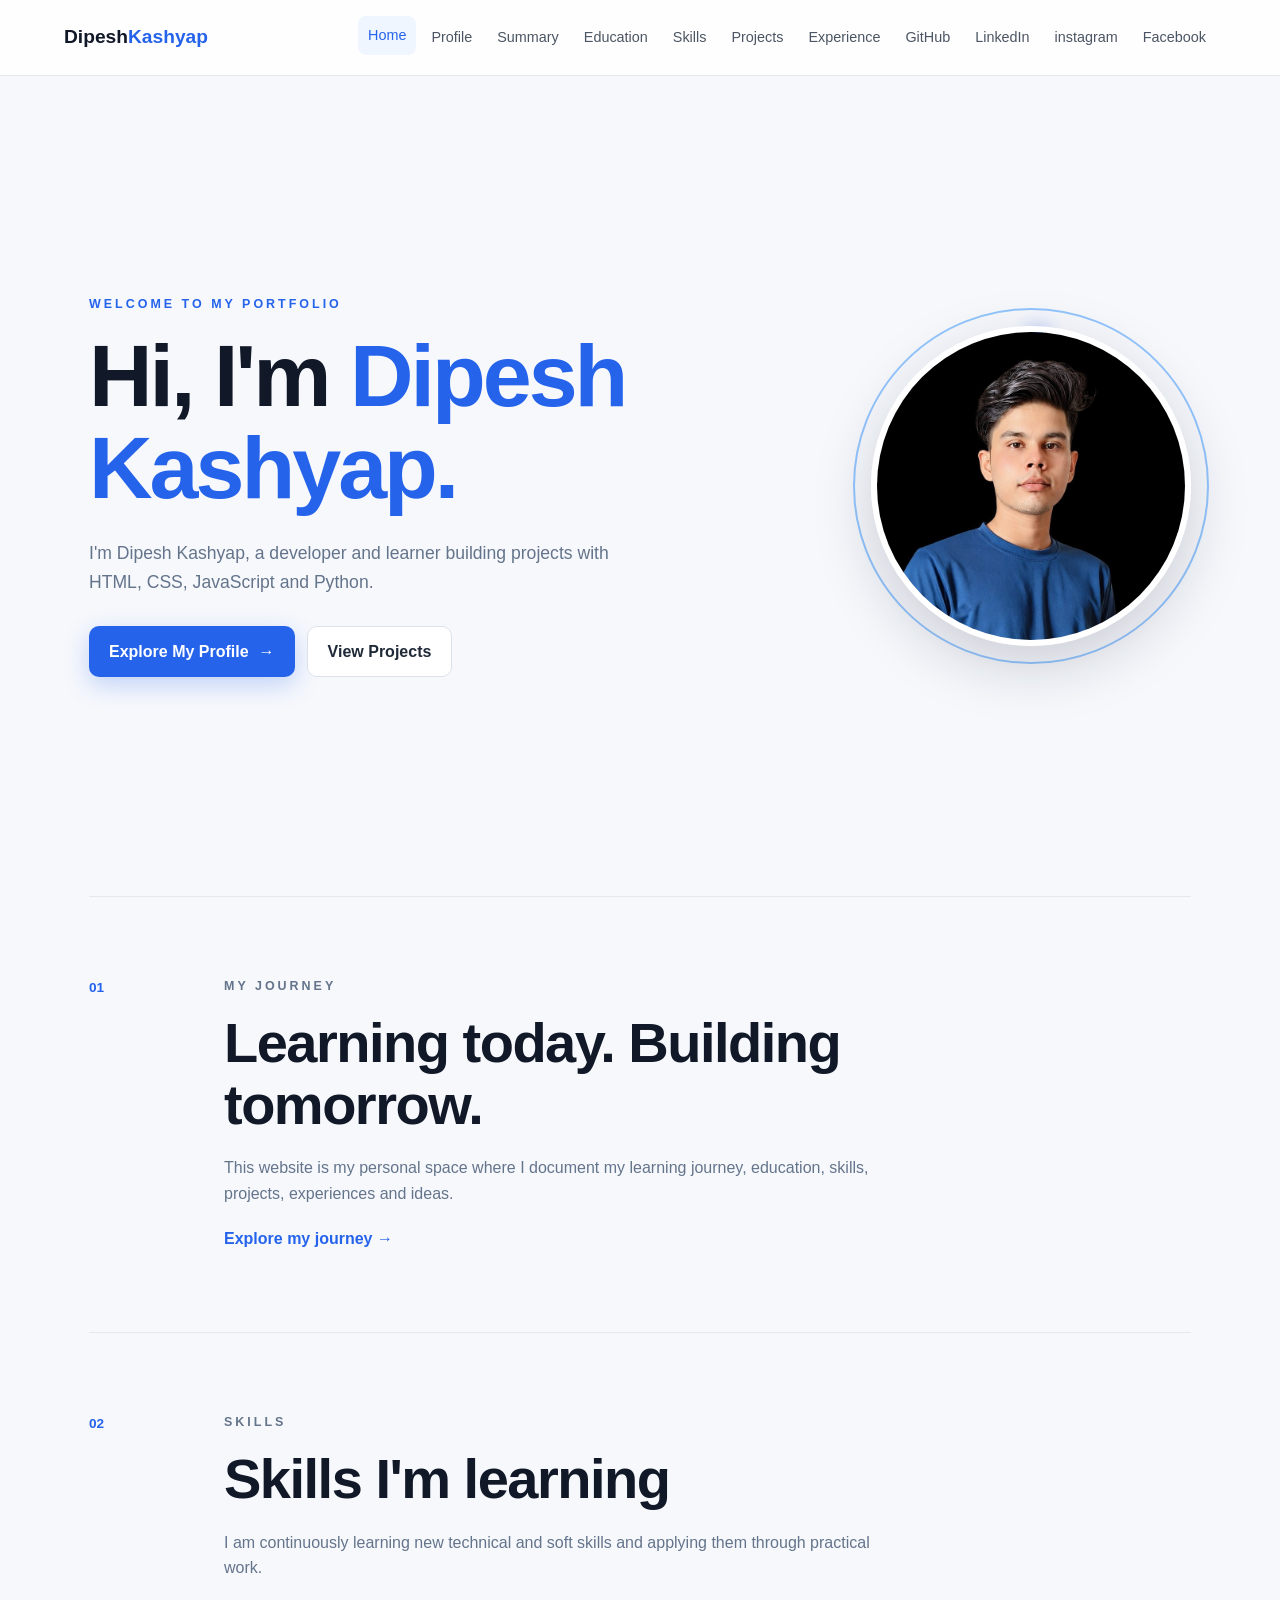
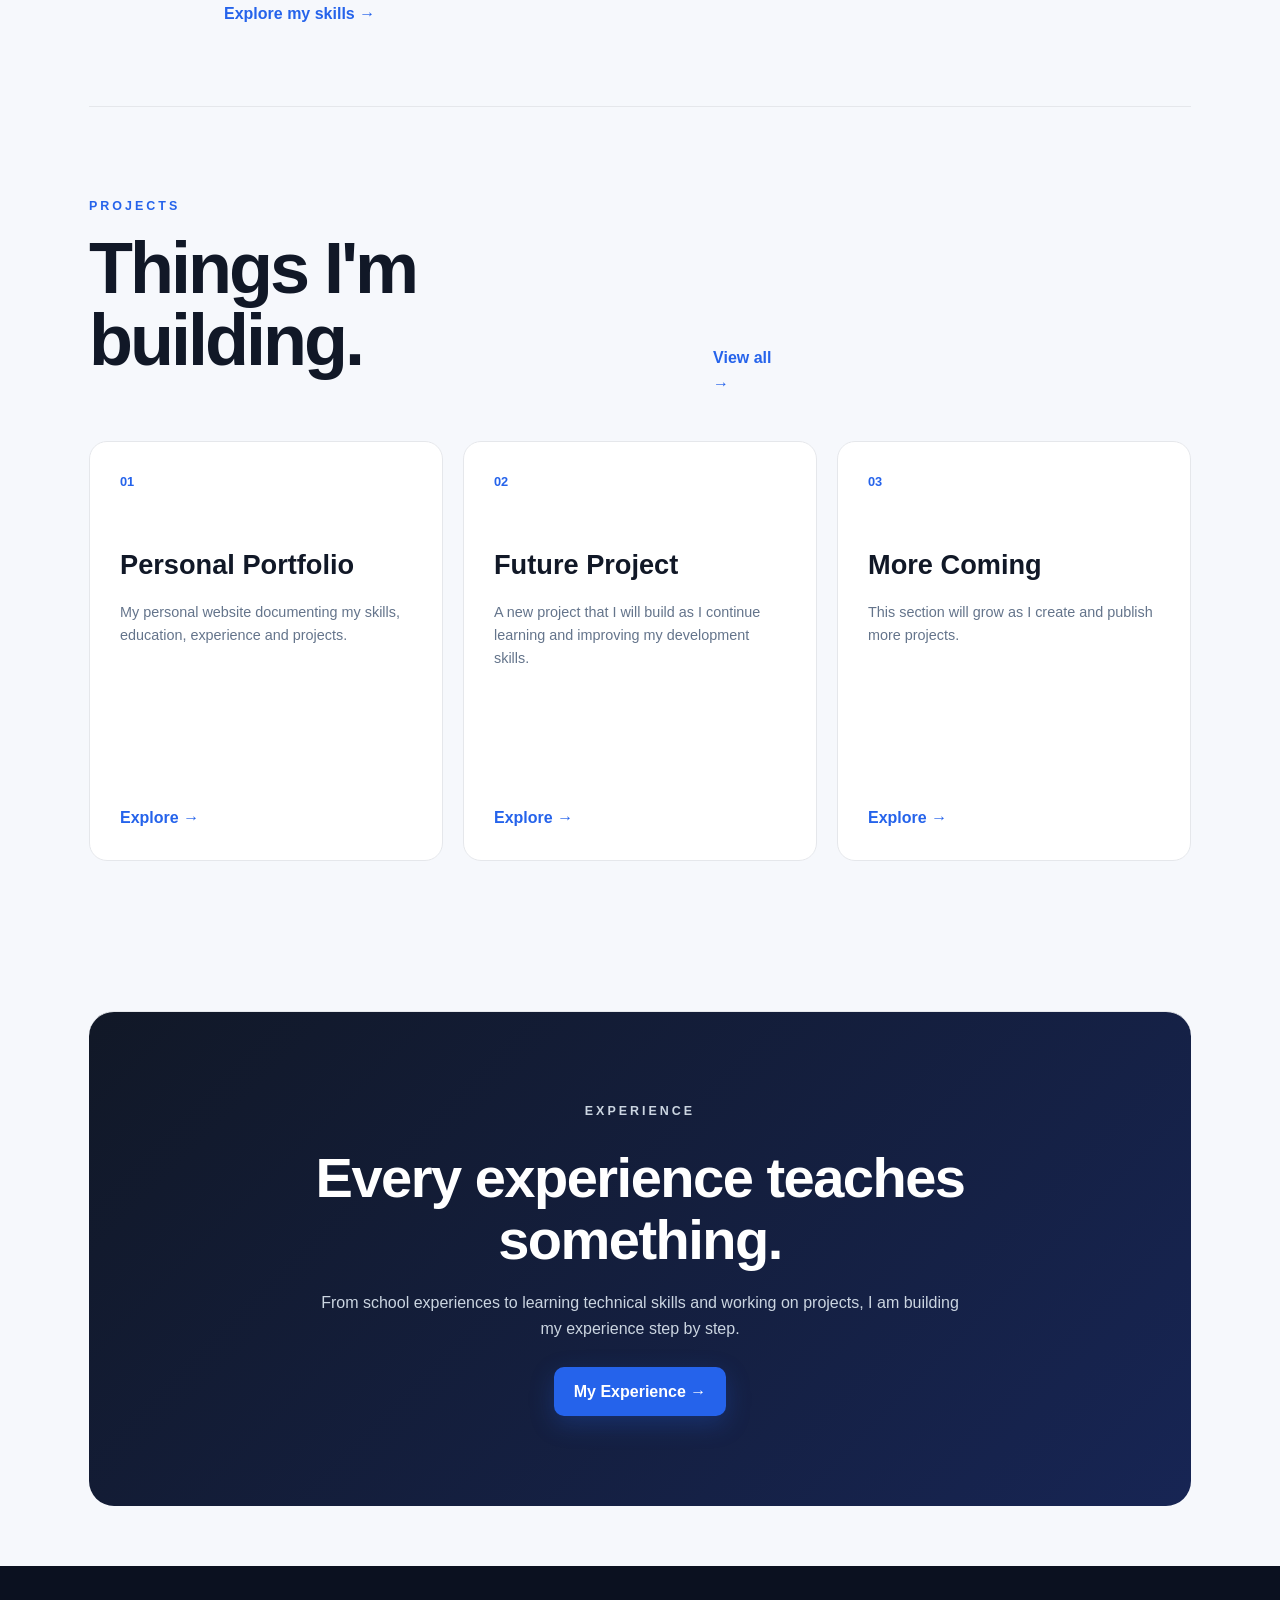
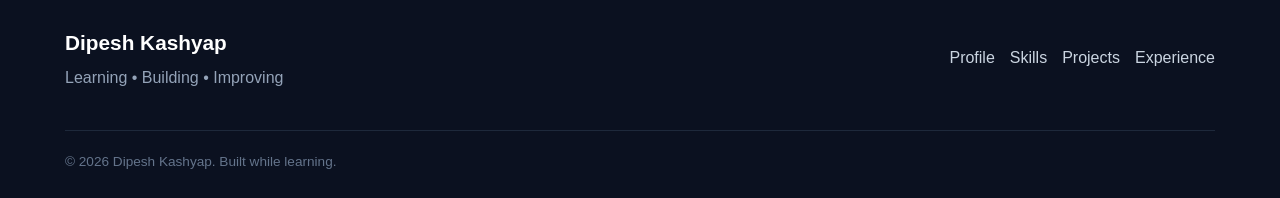
<file: index.html>
<!DOCTYPE html>
<html lang="en">

<head>
    <meta charset="UTF-8">
    <meta name="google-site-verification" content="efYibnhEbHjpfXv4vxtcLrce2VnbNzOJt0PV6ixoqZM" />
    <meta name="viewport" content="width=device-width, initial-scale=1.0">

    <meta
      name="description"
      content="Dipesh Kashyap's personal portfolio featuring his education, skills, projects, learning journey and experience in web development and Python."
    >
    <meta name="author" content="Dipesh Kashyap">

    <title>Dipesh Kashyap | Developer Portfolio & Projects</title>

    <link rel="stylesheet" href="style.css">
</head>

<body>

    <!-- ==========================================
         INTRO / LOADING ANIMATION
    =========================================== -->

    <div class="intro">

        <div class="intro-glow"></div>

        <div class="intro-logo">
            <img
                src="DipeshKashyap.jpg"
                alt="Dipesh Kashyap - Developer and Learner"
            >
        </div>

        <h1
            class="intro-name"
            aria-label="Dipesh Kashyap"
        >
            <span>D</span>
            <span>i</span>
            <span>p</span>
            <span>e</span>
            <span>s</span>
            <span>h</span>

            <span class="space">&nbsp;</span>

            <span>K</span>
            <span>a</span>
            <span>s</span>
            <span>h</span>
            <span>y</span>
            <span>a</span>
            <span>p</span>
        </h1>

        <p class="intro-tagline">
            Developer • Learner • Builder
        </p>

    </div>


    <!-- ==========================================
         WEBSITE
    =========================================== -->

    <div class="website">

        <!-- HEADER -->

        <header class="site-header">

            <div class="header-content">

                <a
                    class="brand"
                    href="index.html"
                >
                    Dipesh<span>Kashyap</span>
                </a>

                <nav class="navigation">

                    <a
                        class="active"
                        href="index.html"
                    >
                        Home
                    </a>

                    <a href="Profile.html">
                        Profile
                    </a>

                    <a href="Summary.html">
                        Summary
                    </a>

                    <a href="Education.html">
                        Education
                    </a>

                    <a href="Skills.html">
                        Skills
                    </a>

                    <a href="Project.html">
                        Projects
                    </a>

                    <a href="Experience.html">
                        Experience
                    </a>
                   
                    <a href="github.html">
                        GitHub
                    </a>
                  
                    <a href="linkedin.html">
                        LinkedIn
                    </a>
                  
                    <a href="instagram.html">
                        instagram
                    </a>
                  
                    <a href="facebook.html">
                        Facebook
                    </a>

                </nav>

            </div>

        </header>


        <!-- MAIN -->

        <main>

            <!-- HERO -->

            <section class="hero">

                <div class="hero-content">

                    <p class="hero-label">
                        WELCOME TO MY PORTFOLIO
                    </p>

                    <h1 class="hero-title">
                        Hi, I'm
                        <span>Dipesh Kashyap.</span>
                    </h1>

                    <p class="hero-description">
                        I'm Dipesh Kashyap, a developer and learner building projects
with HTML, CSS, JavaScript and Python.
                    </p>

                    <div class="hero-buttons">

                        <a
                            class="button primary-button"
                            href="Profile.html"
                        >
                            Explore My Profile
                            <span>→</span>
                        </a>

                        <a
                            class="button secondary-button"
                            href="Project.html"
                        >
                            View Projects
                        </a>

                    </div>

                </div>


                <div class="hero-image-wrapper">

                    <div class="hero-ring"></div>

                    <img
                        class="hero-image"
                        src="DipeshKashyap.jpg"
                        alt="Dipesh Kashyap"
                    >

                </div>

            </section>


            <!-- JOURNEY -->

            <section class="content-section reveal-section">

                <div class="section-number">
                    01
                </div>

                <div class="section-content">

                    <p class="section-label">
                        MY JOURNEY
                    </p>

                    <h2>
                        Learning today.
                        Building tomorrow.
                    </h2>

                    <p>
                        This website is my personal space where
                        I document my learning journey, education,
                        skills, projects, experiences and ideas.
                    </p>

                    <a
                        class="text-link"
                        href="Summary.html"
                    >
                        Explore my journey →
                    </a>

                </div>

            </section>


            <!-- SKILLS -->

            <section class="content-section reveal-section">

                <div class="section-number">
                    02
                </div>

                <div class="section-content">

                    <p class="section-label">
                        SKILLS
                    </p>

                    <h2>
                        Skills I'm learning
                    </h2>

                    <p>
                        I am continuously learning new technical
                        and soft skills and applying them through
                        practical work.
                    </p>

                    <a
                        class="text-link"
                        href="Skills.html"
                    >
                        Explore my skills →
                    </a>

                </div>

            </section>


            <!-- PROJECTS -->

            <section class="projects-section reveal-section">

                <div class="projects-heading">

                    <div>

                        <p class="section-label">
                            PROJECTS
                        </p>

                        <h2>
                            Things I'm building.
                        </h2>

                    </div>

                    <a
                        class="text-link"
                        href="Project.html"
                    >
                        View all →
                    </a>

                </div>


                <div class="project-grid">

                    <article class="project-card">

                        <span class="project-number">
                            01
                        </span>

                        <h3>
                            Personal Portfolio
                        </h3>

                        <p>
                            My personal website documenting
                            my skills, education, experience
                            and projects.
                        </p>

                        <a href="Project.html">
                            Explore →
                        </a>

                    </article>


                    <article class="project-card">

                        <span class="project-number">
                            02
                        </span>

                        <h3>
                            Future Project
                        </h3>

                        <p>
                            A new project that I will build
                            as I continue learning and
                            improving my development skills.
                        </p>

                        <a href="Project.html">
                            Explore →
                        </a>

                    </article>


                    <article class="project-card">

                        <span class="project-number">
                            03
                        </span>

                        <h3>
                            More Coming
                        </h3>

                        <p>
                            This section will grow as I
                            create and publish more projects.
                        </p>

                        <a href="Project.html">
                            Explore →
                        </a>

                    </article>

                </div>

            </section>
              

            <!-- EXPERIENCE -->

            <section class="experience-section reveal-section">

                <p class="section-label">
                    EXPERIENCE
                </p>

                <h2>
                    Every experience teaches something.
                </h2>

                <p>
                    From school experiences to learning
                    technical skills and working on projects,
                    I am building my experience step by step.
                </p>

                <a
                    class="button primary-button"
                    href="Experience.html"
                >
                    My Experience →
                </a>

            </section>

        </main>


        <!-- FOOTER -->

        <footer>

            <div class="footer-content">

                <div>

                    <h3>
                        Dipesh Kashyap
                    </h3>

                    <p>
                        Learning • Building • Improving
                    </p>

                </div>

                <div class="footer-links">

                    <a href="Profile.html">
                        Profile
                    </a>

                    <a href="Skills.html">
                        Skills
                    </a>

                    <a href="Project.html">
                        Projects
                    </a>

                    <a href="Experience.html">
                        Experience
                    </a>

                </div>

            </div>

            <div class="copyright">

                © 2026 Dipesh Kashyap.
                Built while learning.

            </div>

        </footer>

    </div>

</body>

</html>
</file>
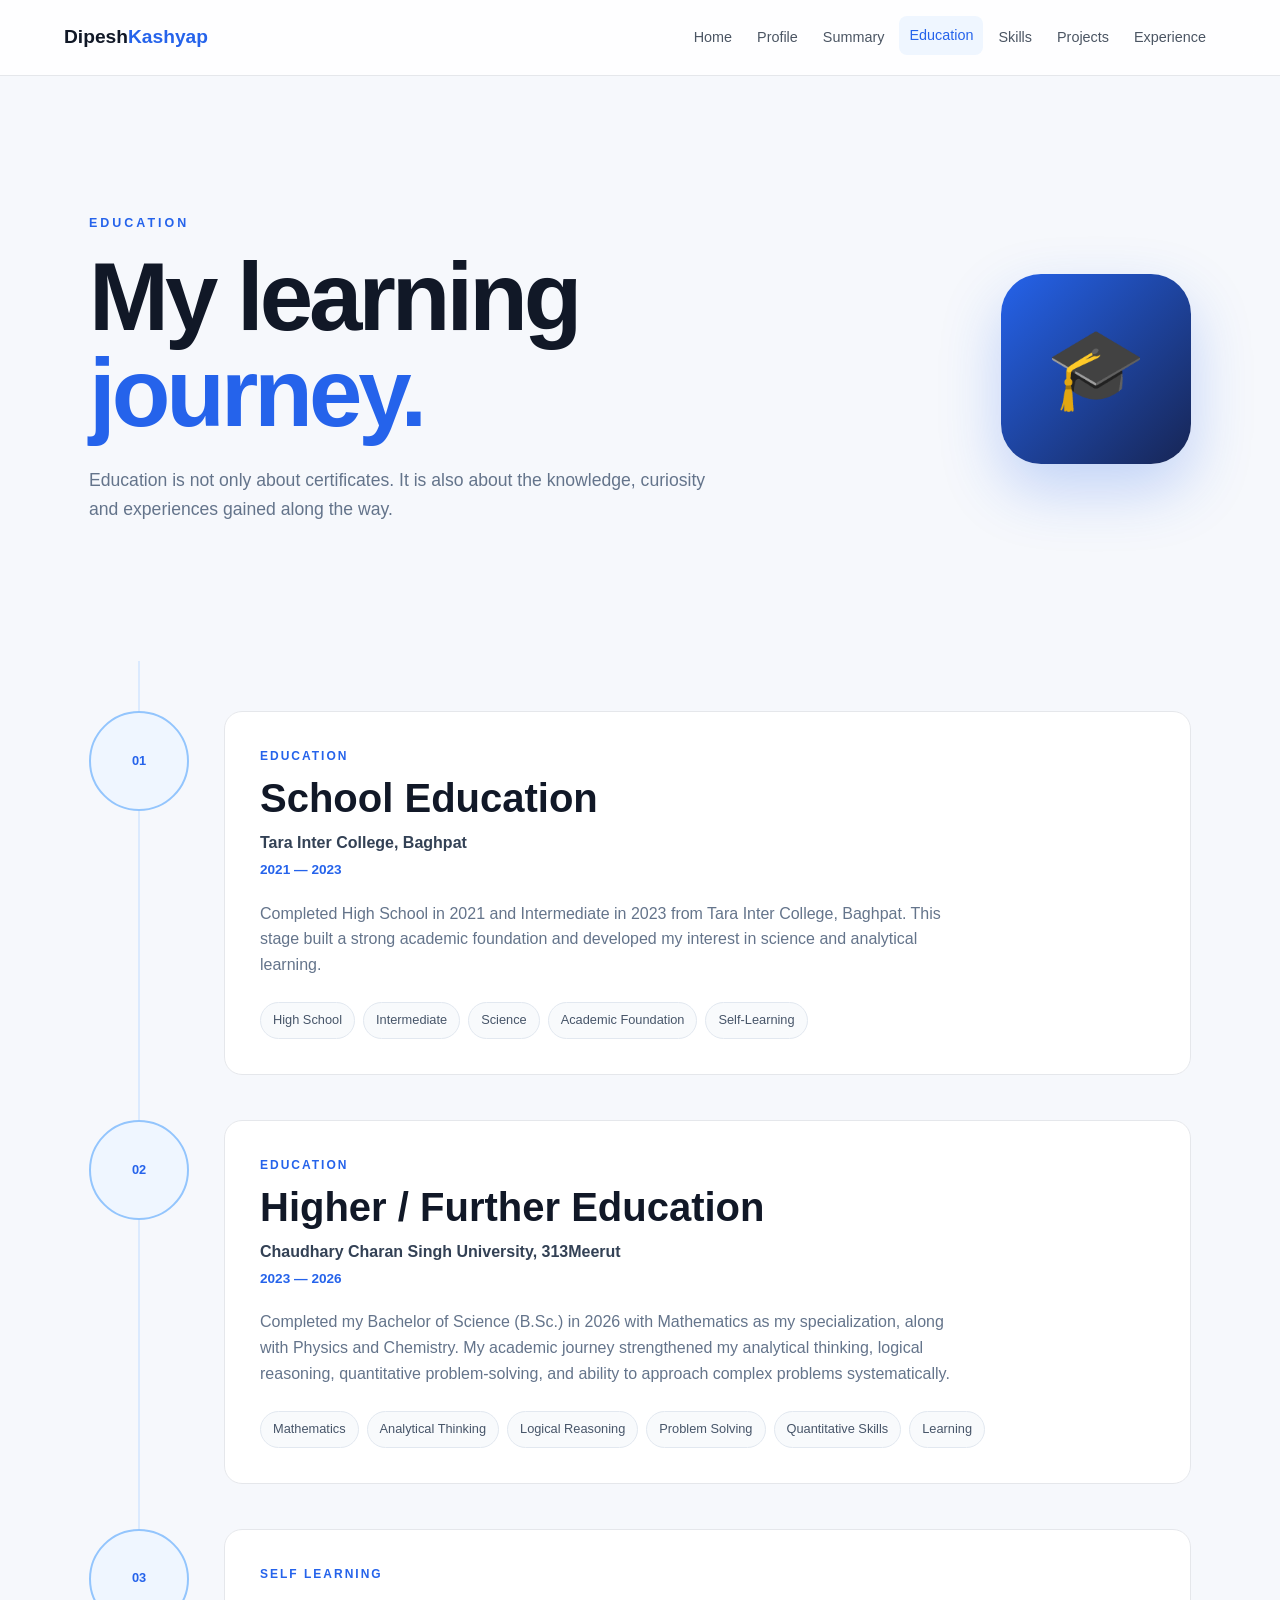
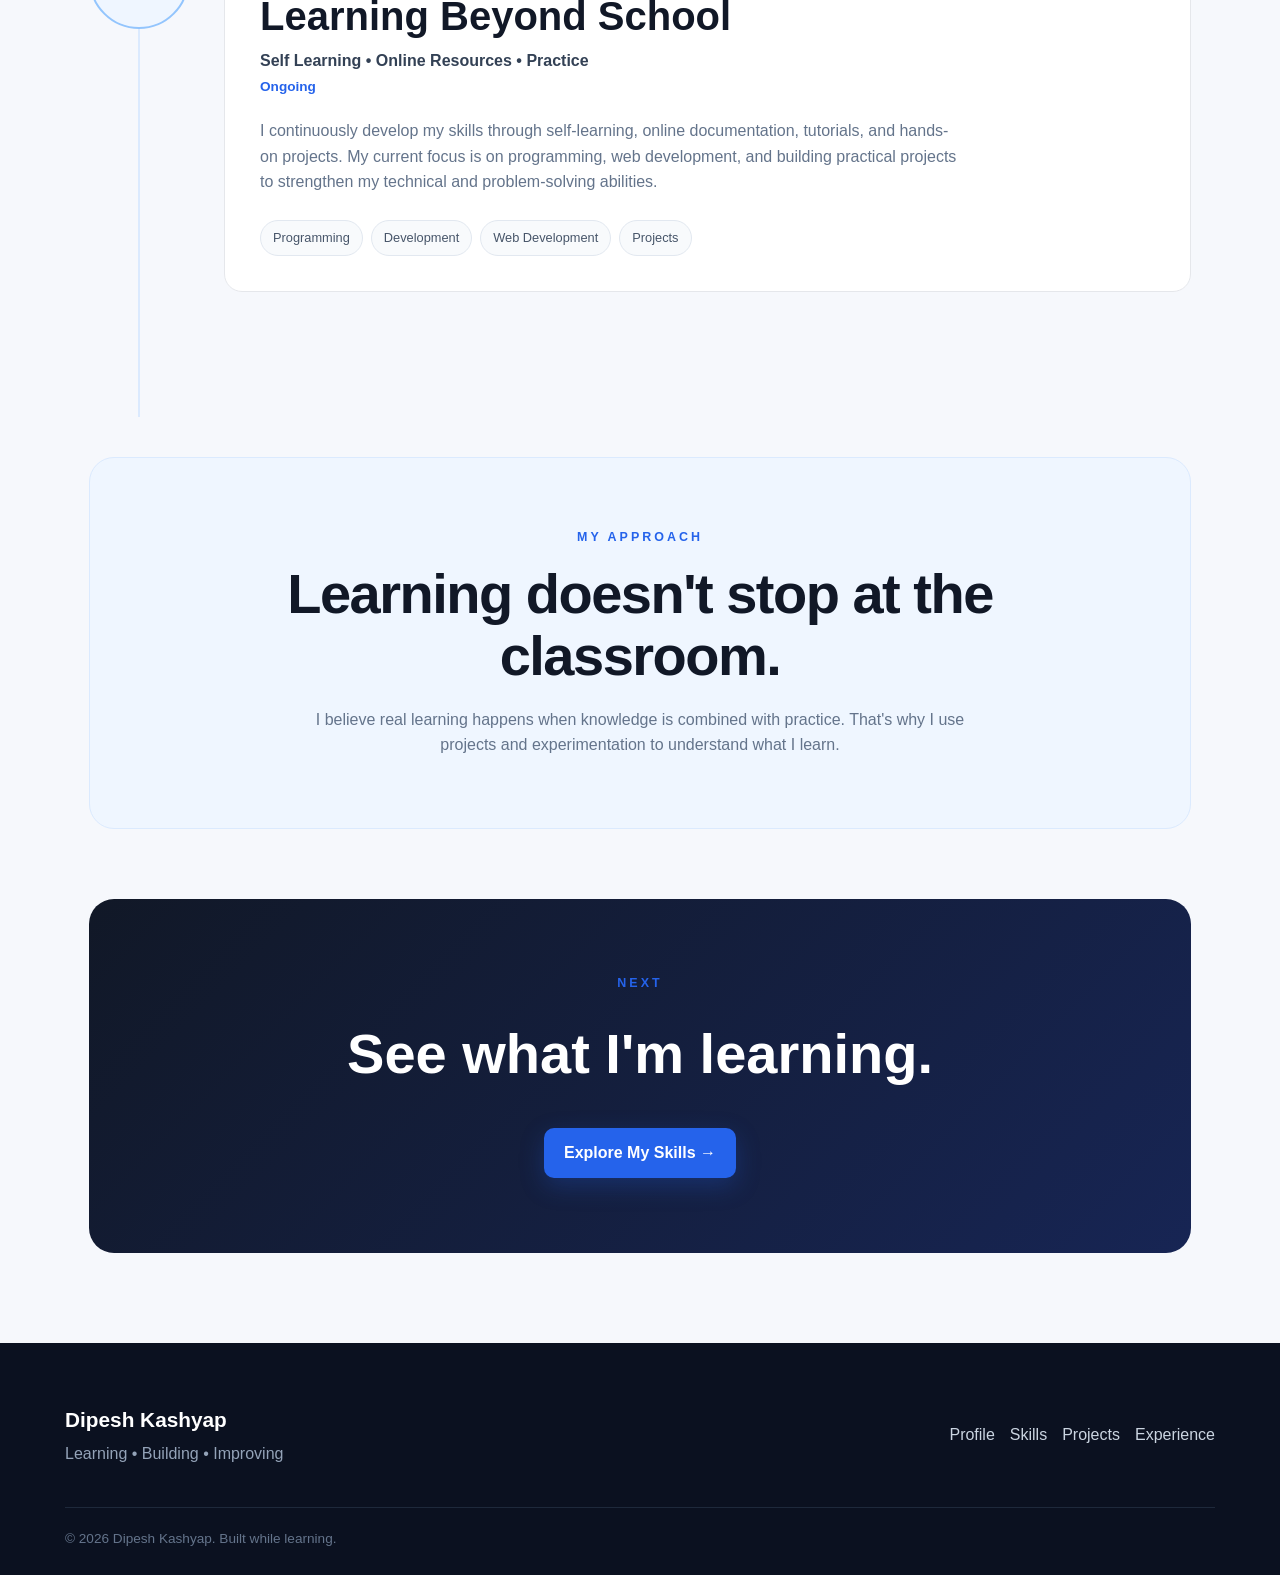
<file: Education.html>
<!DOCTYPE html>
<html lang="en">

<head>
    <meta charset="UTF-8">
    <meta name="viewport" content="width=device-width, initial-scale=1.0">

    <meta
        name="description"
        content="Education journey of Dipesh Kashyap"
    >

    <title>Education | Dipesh Kashyap</title>

    <link rel="stylesheet" href="style.css">
</head>

<body>

    <!-- HEADER -->

    <header class="site-header">

        <div class="header-content">

            <a class="brand" href="index.html">
                Dipesh<span>Kashyap</span>
            </a>

            <nav class="navigation">

                <a href="index.html">Home</a>

                <a href="Profile.html">Profile</a>

                <a href="Summary.html">Summary</a>

                <a
                    class="active"
                    href="Education.html"
                >
                    Education
                </a>

                <a href="Skills.html">Skills</a>

                <a href="Project.html">Projects</a>

                <a href="Experience.html">Experience</a>

            </nav>

        </div>

    </header>


    <!-- MAIN -->

    <main class="education-page">

        <!-- HERO -->

        <section class="education-hero">

            <div>

                <p class="section-label">
                    EDUCATION
                </p>

                <h1>
                    My learning
                    <span>journey.</span>
                </h1>

                <p>
                    Education is not only about certificates.
                    It is also about the knowledge, curiosity
                    and experiences gained along the way.
                </p>

            </div>

            <div class="education-icon">
                🎓
            </div>

        </section>


        <!-- EDUCATION TIMELINE -->

        <section class="education-timeline">

            <div class="timeline-line"></div>


            <!-- EDUCATION 01 -->

            <article class="education-item">

                <div class="timeline-dot">
                    01
                </div>

                <div class="education-card">

                    <p class="education-status">
                        EDUCATION
                    </p>

                    <h2>
                        School Education
                    </h2>

                    <p class="education-place">
                        Tara Inter College, Baghpat
                    </p>

                    <p class="education-period">
                        2021 — 2023
                    </p>

                    <p>
                        Completed High School in 2021 and Intermediate in 2023 from Tara Inter College, Baghpat. This stage built a strong academic foundation and developed my interest in science and analytical learning.
                    </p>

                    <div class="education-tags">

                        <span>High School</span>
                        <span>Intermediate</span>
                        <span>Science</span>
                        <span>Academic Foundation</span>
                        <span>Self-Learning</span>

                    </div>

                </div>

            </article>


            <!-- EDUCATION 02 -->

            <article class="education-item">

                <div class="timeline-dot">
                    02
                </div>

                <div class="education-card">

                    <p class="education-status">
                        EDUCATION
                    </p>

                    <h2>
                        Higher / Further Education
                    </h2>

                    <p class="education-place">
                        Chaudhary Charan Singh University, 313Meerut
                    </p>

                    <p class="education-period">
                        2023 — 2026
                    </p>

                    <p>
                      Completed my Bachelor of Science (B.Sc.) in 2026 with Mathematics as my specialization, along with Physics and Chemistry. My academic journey strengthened my analytical thinking, logical reasoning, quantitative problem-solving, and ability to approach complex problems systematically.
                    </p>

                    <div class="education-tags">

                        <span>Mathematics</span>
                        <span>Analytical Thinking</span>
                        <span>Logical Reasoning</span>
                        <span>Problem Solving</span>
                        <span>Quantitative Skills</span>
                        <span>Learning</span>

                    </div>

                </div>

            </article>


            <!-- EDUCATION 03 -->

            <article class="education-item">

                <div class="timeline-dot">
                    03
                </div>

                <div class="education-card">

                    <p class="education-status">
                        SELF LEARNING
                    </p>

                    <h2>
                        Learning Beyond School
                    </h2>

                    <p class="education-place">
                        Self Learning • Online Resources • Practice
                    </p>

                    <p class="education-period">
                        Ongoing
                    </p>

                    <p>
                        I continuously develop my skills through self-learning, online documentation, tutorials, and hands-on projects. My current focus is on programming, web development, and building practical projects to strengthen my technical and problem-solving abilities.
                    </p>

                    <div class="education-tags">

                        <span>Programming</span>

                        <span>Development</span>

                        <span>Web Development</span>

                        <span>Projects</span>

                    </div>

                </div>

            </article>


        </section>


        <!-- LEARNING PHILOSOPHY -->

        <section class="education-philosophy">

            <p class="section-label">
                MY APPROACH
            </p>

            <h2>
                Learning doesn't stop
                at the classroom.
            </h2>

            <p>
                I believe real learning happens when knowledge
                is combined with practice. That's why I use
                projects and experimentation to understand
                what I learn.
            </p>

        </section>


        <!-- CTA -->

        <section class="education-cta">

            <p class="section-label">
                NEXT
            </p>

            <h2>
                See what I'm learning.
            </h2>

            <a
                href="Skills.html"
                class="button primary-button"
            >
                Explore My Skills →
            </a>

        </section>

    </main>


    <!-- FOOTER -->

    <footer>

        <div class="footer-content">

            <div>

                <h3>
                    Dipesh Kashyap
                </h3>

                <p>
                    Learning • Building • Improving
                </p>

            </div>

            <div class="footer-links">

                <a href="Profile.html">
                    Profile
                </a>

                <a href="Skills.html">
                    Skills
                </a>

                <a href="Project.html">
                    Projects
                </a>

                <a href="Experience.html">
                    Experience
                </a>

            </div>

        </div>

        <div class="copyright">

            © 2026 Dipesh Kashyap.
            Built while learning.

        </div>

    </footer>

</body>

</html>
</file>
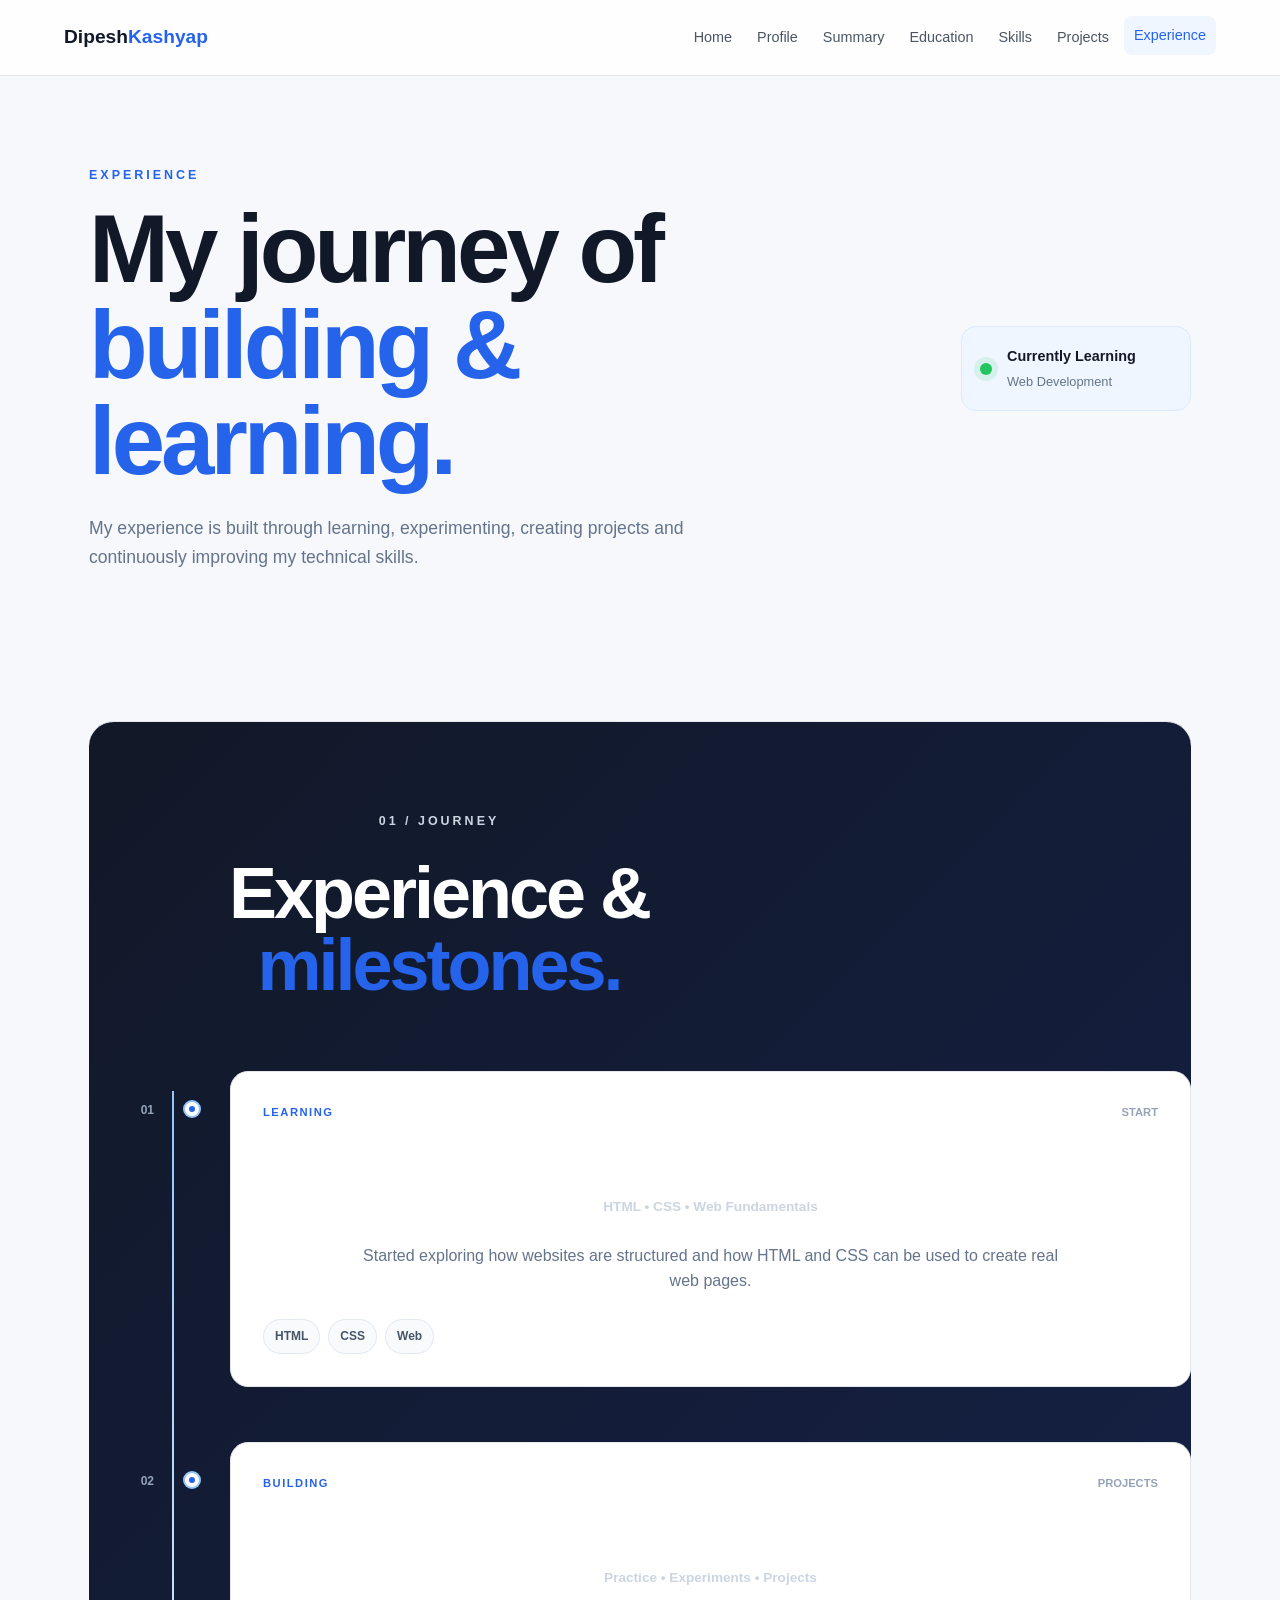
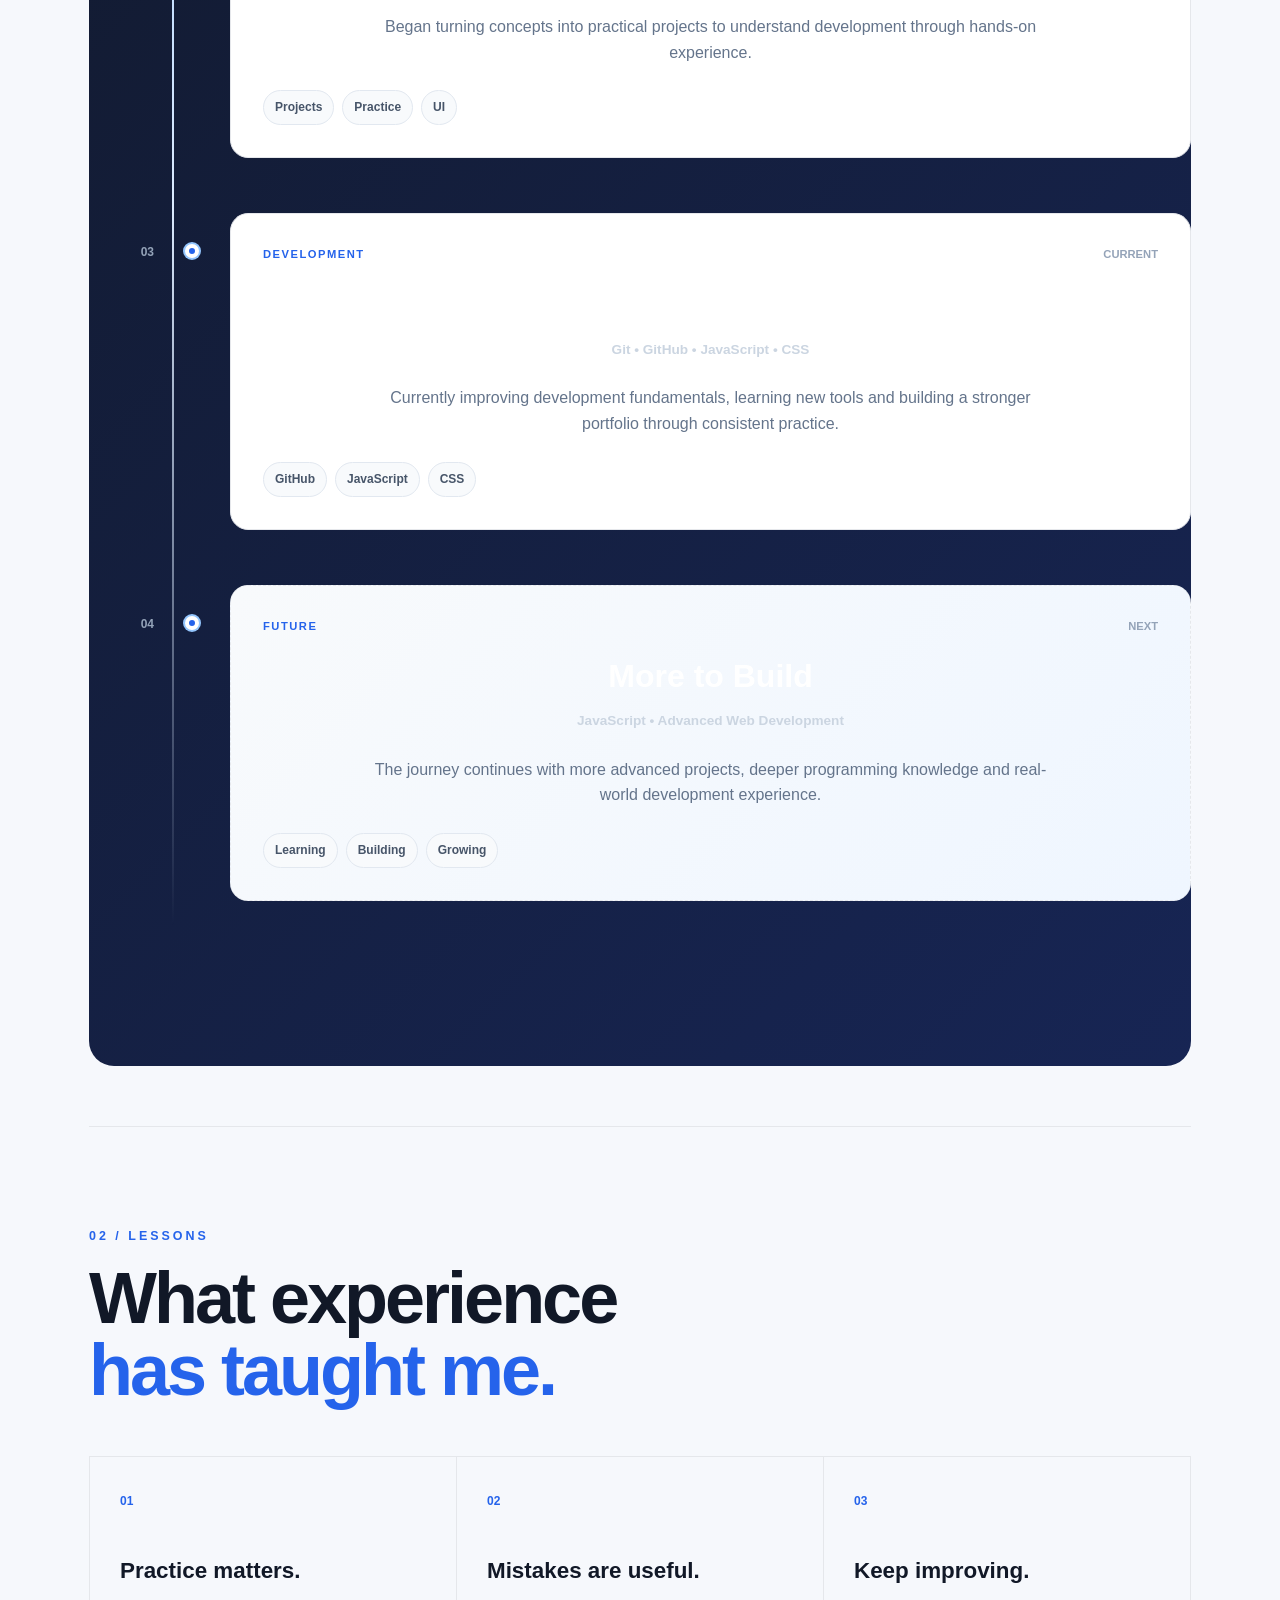
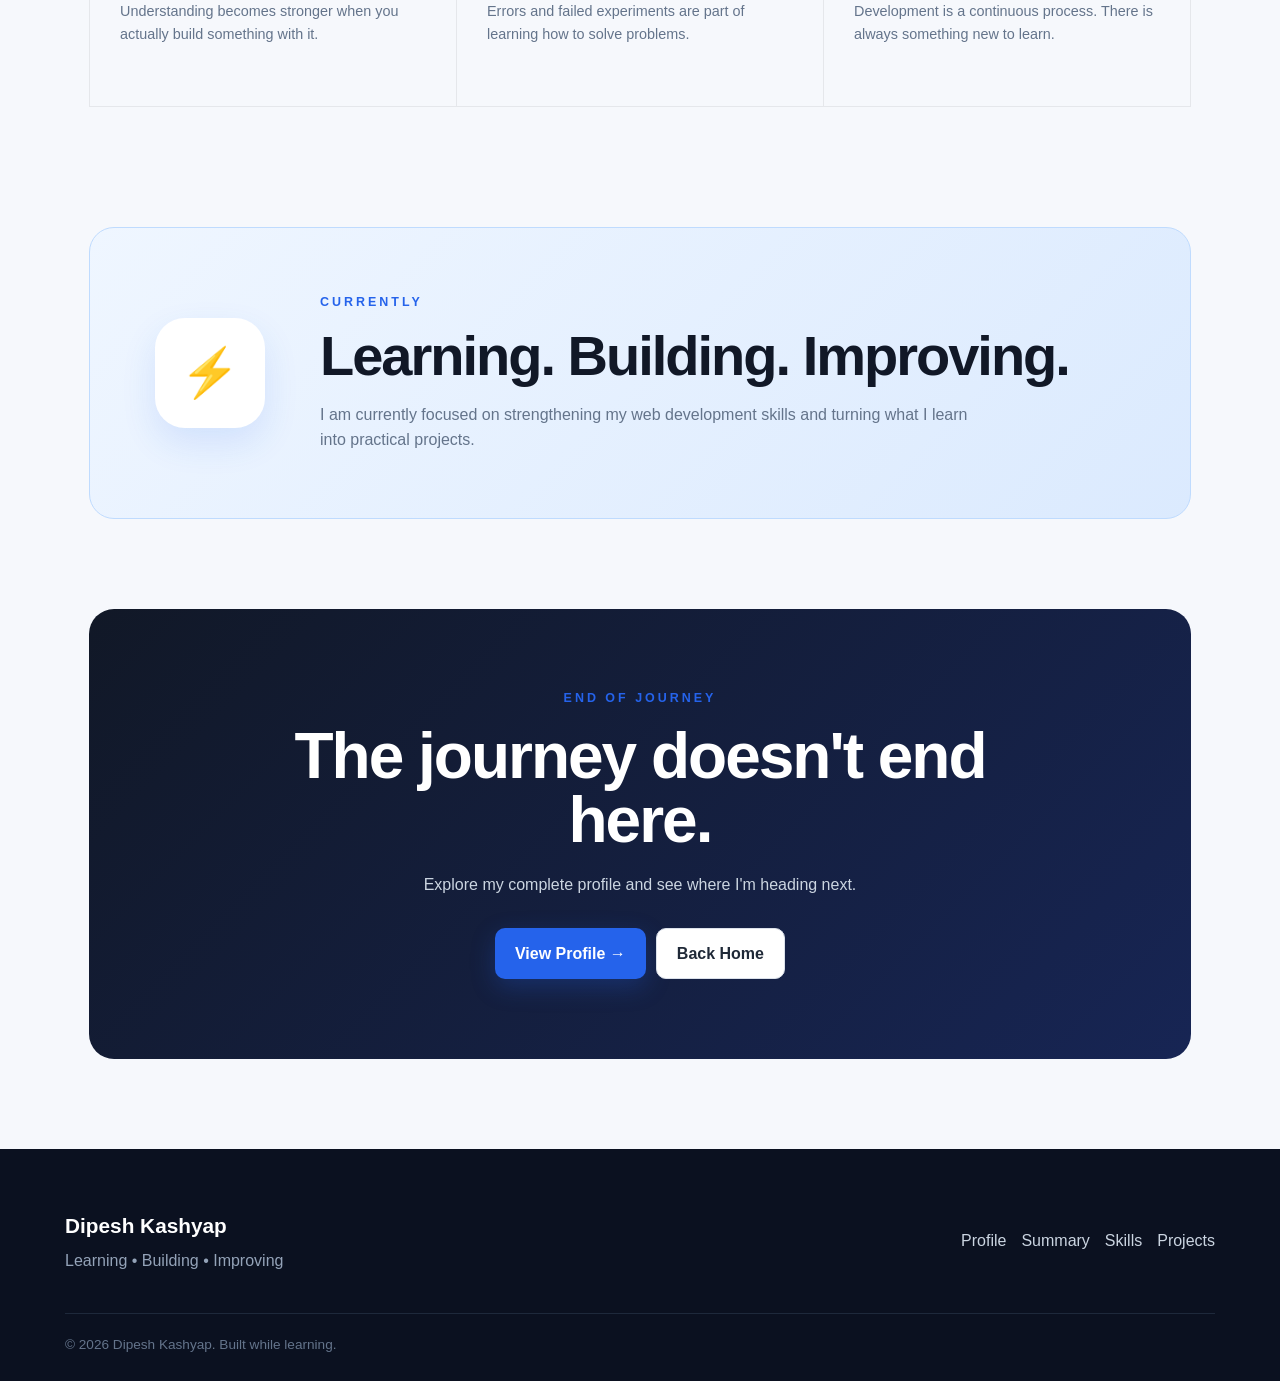
<file: Experience.html>
<!DOCTYPE html>
<html lang="en">

<head>
    <meta charset="UTF-8">
    <meta name="viewport" content="width=device-width, initial-scale=1.0">

    <meta
        name="description"
        content="Experience and journey of Dipesh Kashyap"
    >

    <title>Experience | Dipesh Kashyap</title>

    <link rel="stylesheet" href="style.css">
</head>

<body>

    <!-- HEADER -->

    <header class="site-header">

        <div class="header-content">

            <a class="brand" href="index.html">
                Dipesh<span>Kashyap</span>
            </a>

            <nav class="navigation">

                <a href="index.html">Home</a>

                <a href="Profile.html">Profile</a>

                <a href="Summary.html">Summary</a>

                <a href="Education.html">Education</a>

                <a href="Skills.html">Skills</a>

                <a href="Project.html">Projects</a>

                <a
                    class="active"
                    href="Experience.html"
                >
                    Experience
                </a>

            </nav>

        </div>

    </header>


    <!-- MAIN -->

    <main class="experience-page">

        <!-- HERO -->

        <section class="experience-hero">

            <div>

                <p class="section-label">
                    EXPERIENCE
                </p>

                <h1>
                    My journey of
                    <span>building & learning.</span>
                </h1>

                <p>
                    My experience is built through learning,
                    experimenting, creating projects and
                    continuously improving my technical skills.
                </p>

            </div>

            <div class="experience-status">

                <span class="status-dot"></span>

                <div>

                    <strong>
                        Currently Learning
                    </strong>

                    <p>
                        Web Development
                    </p>

                </div>

            </div>

        </section>


        <!-- JOURNEY -->

        <section class="experience-section">

            <div class="experience-heading">

                <p class="section-label">
                    01 / JOURNEY
                </p>

                <h2>
                    Experience &amp;
                    <span>milestones.</span>
                </h2>

            </div>


            <div class="experience-timeline">

                <div class="experience-line"></div>


                <!-- ITEM 01 -->

                <article class="experience-item">

                    <div class="experience-date">
                        01
                    </div>

                    <div class="experience-marker">
                        <span></span>
                    </div>

                    <div class="experience-card">

                        <div class="experience-card-top">

                            <span class="experience-type">
                                LEARNING
                            </span>

                            <span class="experience-period">
                                START
                            </span>

                        </div>

                        <h3>
                            Started Web Development
                        </h3>

                        <p class="experience-role">
                            HTML • CSS • Web Fundamentals
                        </p>

                        <p>
                            Started exploring how websites are
                            structured and how HTML and CSS can
                            be used to create real web pages.
                        </p>

                        <div class="experience-tags">

                            <span>HTML</span>

                            <span>CSS</span>

                            <span>Web</span>

                        </div>

                    </div>

                </article>


                <!-- ITEM 02 -->

                <article class="experience-item">

                    <div class="experience-date">
                        02
                    </div>

                    <div class="experience-marker">
                        <span></span>
                    </div>

                    <div class="experience-card">

                        <div class="experience-card-top">

                            <span class="experience-type">
                                BUILDING
                            </span>

                            <span class="experience-period">
                                PROJECTS
                            </span>

                        </div>

                        <h3>
                            Started Building Projects
                        </h3>

                        <p class="experience-role">
                            Practice • Experiments • Projects
                        </p>

                        <p>
                            Began turning concepts into practical
                            projects to understand development
                            through hands-on experience.
                        </p>

                        <div class="experience-tags">

                            <span>Projects</span>

                            <span>Practice</span>

                            <span>UI</span>

                        </div>

                    </div>

                </article>


                <!-- ITEM 03 -->

                <article class="experience-item">

                    <div class="experience-date">
                        03
                    </div>

                    <div class="experience-marker">
                        <span></span>
                    </div>

                    <div class="experience-card">

                        <div class="experience-card-top">

                            <span class="experience-type">
                                DEVELOPMENT
                            </span>

                            <span class="experience-period">
                                CURRENT
                            </span>

                        </div>

                        <h3>
                            Growing as a Developer
                        </h3>

                        <p class="experience-role">
                            Git • GitHub • JavaScript • CSS
                        </p>

                        <p>
                            Currently improving development
                            fundamentals, learning new tools and
                            building a stronger portfolio through
                            consistent practice.
                        </p>

                        <div class="experience-tags">

                            <span>GitHub</span>

                            <span>JavaScript</span>

                            <span>CSS</span>

                        </div>

                    </div>

                </article>


                <!-- ITEM 04 -->

                <article class="experience-item">

                    <div class="experience-date">
                        04
                    </div>

                    <div class="experience-marker">
                        <span></span>
                    </div>

                    <div class="experience-card upcoming">

                        <div class="experience-card-top">

                            <span class="experience-type">
                                FUTURE
                            </span>

                            <span class="experience-period">
                                NEXT
                            </span>

                        </div>

                        <h3>
                            More to Build
                        </h3>

                        <p class="experience-role">
                            JavaScript • Advanced Web Development
                        </p>

                        <p>
                            The journey continues with more
                            advanced projects, deeper programming
                            knowledge and real-world development
                            experience.
                        </p>

                        <div class="experience-tags">

                            <span>Learning</span>

                            <span>Building</span>

                            <span>Growing</span>

                        </div>

                    </div>

                </article>

            </div>

        </section>


        <!-- WHAT I HAVE LEARNED -->

        <section class="experience-lessons">

            <div class="lessons-intro">

                <p class="section-label">
                    02 / LESSONS
                </p>

                <h2>
                    What experience
                    <span>has taught me.</span>
                </h2>

            </div>


            <div class="lessons-grid">

                <article>

                    <span>01</span>

                    <h3>
                        Practice matters.
                    </h3>

                    <p>
                        Understanding becomes stronger when
                        you actually build something with it.
                    </p>

                </article>


                <article>

                    <span>02</span>

                    <h3>
                        Mistakes are useful.
                    </h3>

                    <p>
                        Errors and failed experiments are part
                        of learning how to solve problems.
                    </p>

                </article>


                <article>

                    <span>03</span>

                    <h3>
                        Keep improving.
                    </h3>

                    <p>
                        Development is a continuous process.
                        There is always something new to learn.
                    </p>

                </article>

            </div>

        </section>


        <!-- CURRENT STATUS -->

        <section class="current-status">

            <div class="current-status-icon">
                ⚡
            </div>

            <div>

                <p class="section-label">
                    CURRENTLY
                </p>

                <h2>
                    Learning.
                    Building.
                    Improving.
                </h2>

                <p>
                    I am currently focused on strengthening my
                    web development skills and turning what I
                    learn into practical projects.
                </p>

            </div>

        </section>


        <!-- CTA -->

        <section class="experience-cta">

            <p class="section-label">
                END OF JOURNEY
            </p>

            <h2>
                The journey doesn't
                end here.
            </h2>

            <p>
                Explore my complete profile and see where
                I'm heading next.
            </p>

            <div class="experience-actions">

                <a
                    href="Profile.html"
                    class="button primary-button"
                >
                    View Profile →
                </a>

                <a
                    href="index.html"
                    class="button secondary-button"
                >
                    Back Home
                </a>

            </div>

        </section>

    </main>


    <!-- FOOTER -->

    <footer>

        <div class="footer-content">

            <div>

                <h3>
                    Dipesh Kashyap
                </h3>

                <p>
                    Learning • Building • Improving
                </p>

            </div>

            <div class="footer-links">

                <a href="Profile.html">
                    Profile
                </a>

                <a href="Summary.html">
                    Summary
                </a>

                <a href="Skills.html">
                    Skills
                </a>

                <a href="Project.html">
                    Projects
                </a>

            </div>

        </div>

        <div class="copyright">

            © 2026 Dipesh Kashyap.
            Built while learning.

        </div>

    </footer>

</body>

</html>
</file>
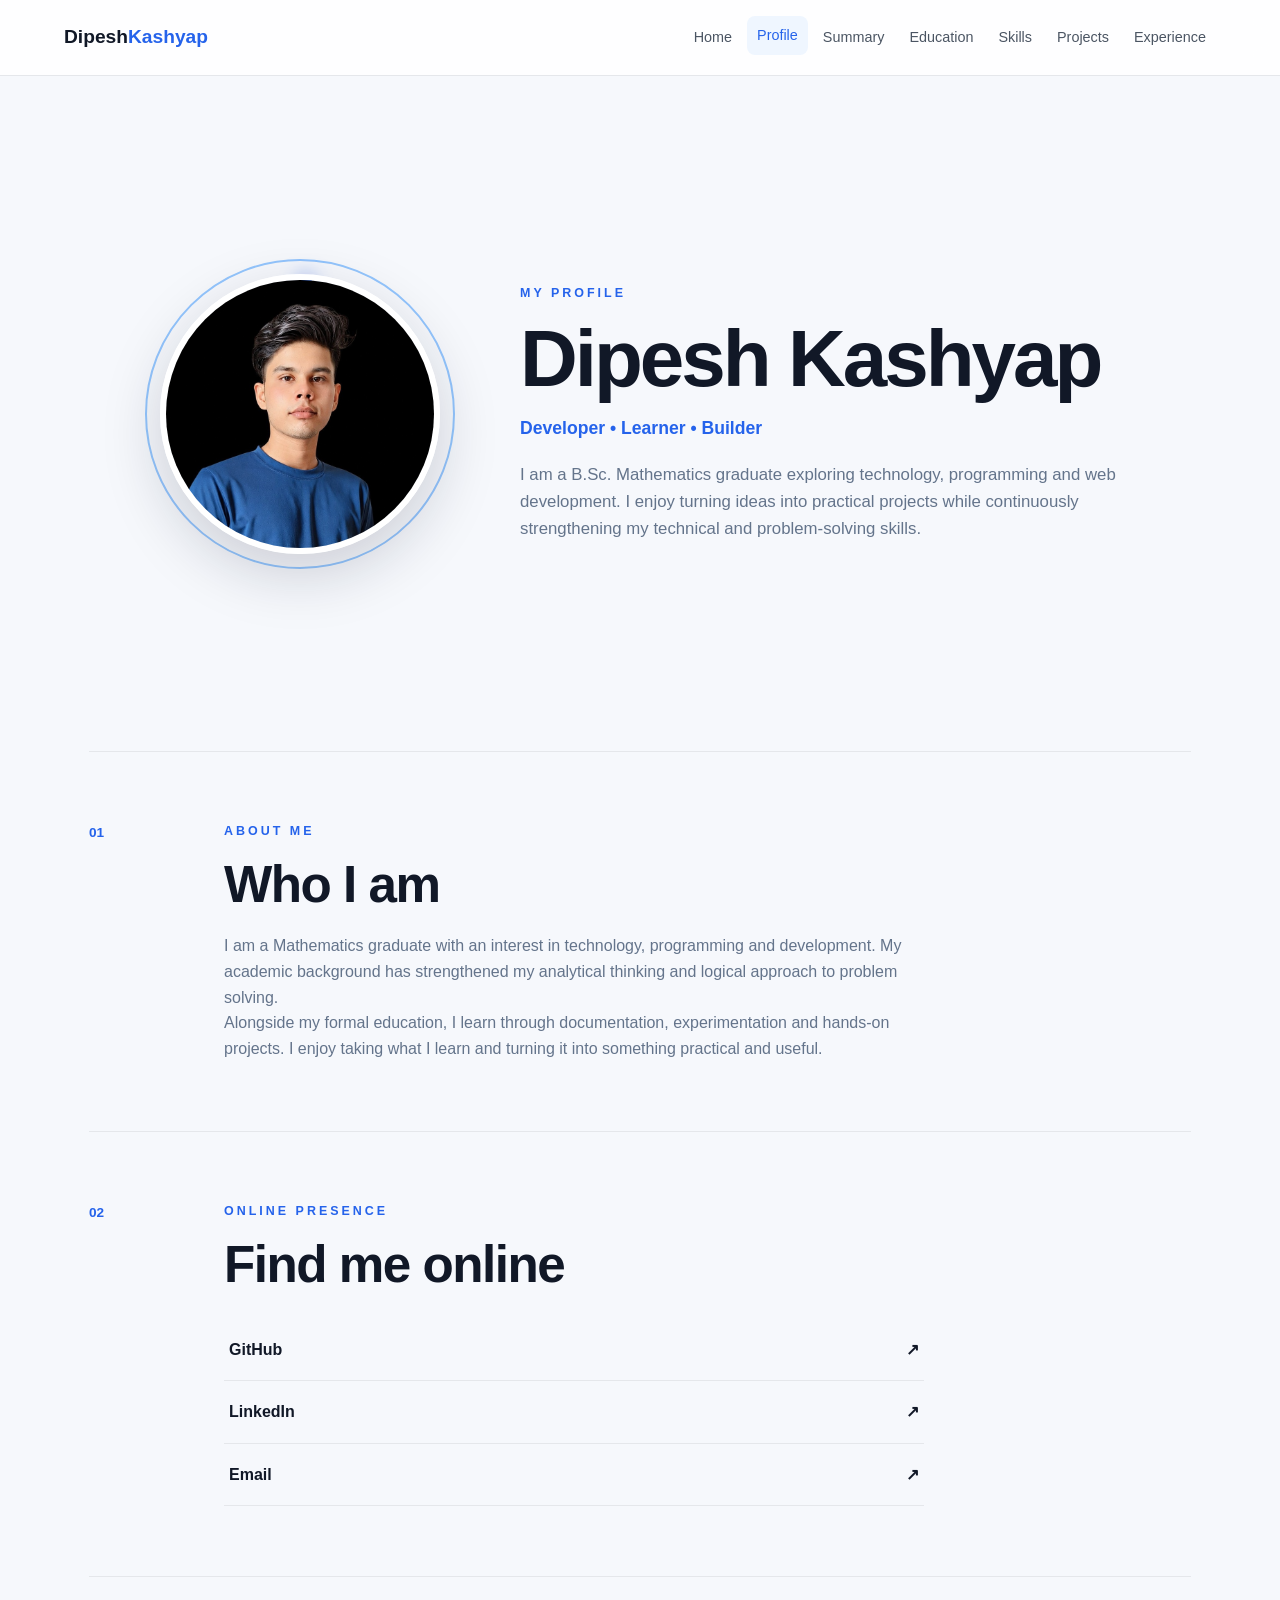
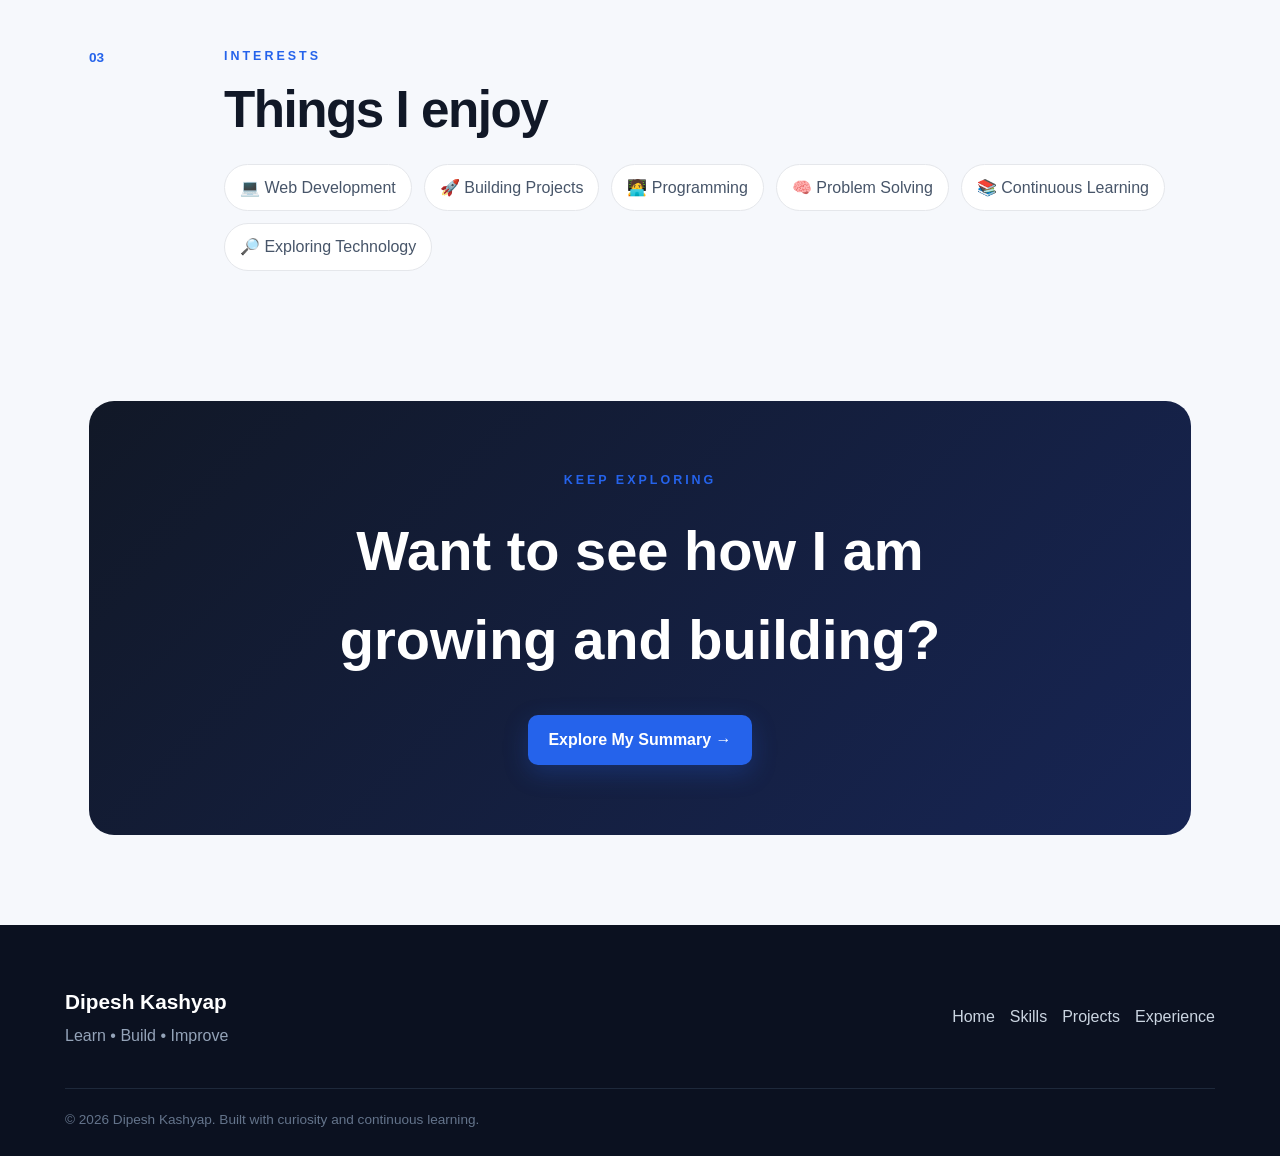
<file: Profile.html>
<!DOCTYPE html><html lang="en"><head>
    <meta charset="UTF-8">
    <meta name="viewport" content="width=device-width, initial-scale=1.0"><meta
    name="description"
    content="Profile of Dipesh Kashyap, a B.Sc. Mathematics graduate exploring web development, programming and technology through practical projects."
>

<title>About Dipesh Kashyap | Developer & Learner</title>

<link rel="stylesheet" href="style.css">

</head><body><!-- Header -->

<header class="site-header">

    <div class="header-content">

        <a
            class="brand"
            href="index.html"
        >
            Dipesh<span>Kashyap</span>
        </a>

        <nav class="navigation">

            <a href="index.html">
                Home
            </a>

            <a
                class="active"
                href="Profile.html"
            >
                Profile
            </a>

            <a href="Summary.html">
                Summary
            </a>

            <a href="Education.html">
                Education
            </a>

            <a href="Skills.html">
                Skills
            </a>

            <a href="Project.html">
                Projects
            </a>

            <a href="Experience.html">
                Experience
            </a>

        </nav>

    </div>

</header>


<main class="profile-page">

    <!-- Profile Hero -->

    <section class="profile-hero">

        <div class="profile-photo-box">

            <div class="profile-ring"></div>

            <img
                src="DipeshKashyap.jpg"
                alt="Dipesh Kashyap"
            >

        </div>


        <div class="profile-intro">

            <p class="section-label">
                MY PROFILE
            </p>

            <h1>
                Dipesh Kashyap
            </h1>

            <p class="profile-role">
                Developer • Learner • Builder
            </p>

            <p>
                I am a B.Sc. Mathematics graduate exploring
                technology, programming and web development.
                I enjoy turning ideas into practical projects
                while continuously strengthening my technical
                and problem-solving skills.
            </p>

        </div>

    </section>


    <!-- About -->

    <section class="profile-card">

        <div class="profile-card-number">
            01
        </div>

        <div>

            <p class="section-label">
                ABOUT ME
            </p>

            <h2>
                Who I am
            </h2>

            <p>
                I am a Mathematics graduate with an interest
                in technology, programming and development.
                My academic background has strengthened my
                analytical thinking and logical approach to
                problem solving.
            </p>

            <p>
                Alongside my formal education, I learn through
                documentation, experimentation and hands-on
                projects. I enjoy taking what I learn and
                turning it into something practical and useful.
            </p>

        </div>

    </section>


    <!-- Online Profiles -->

    <section class="profile-card">

        <div class="profile-card-number">
            02
        </div>

        <div class="profile-card-content">

            <p class="section-label">
                ONLINE PRESENCE
            </p>

            <h2>
                Find me online
            </h2>

            <div class="profile-links">

                <a
                    href="https://github.com/dipeshkashyap"
                    class="profile-link"
                >
                    <span>GitHub</span>
                    <span>↗</span>
                </a>

                <a
                    href="#"
                   class="profile-link"
                >
                    <span>LinkedIn</span>
                    <span>↗</span>
                </a>

                <a
                    href="#"
                    class="profile-link"
                >
                    <span>Email</span>
                    <span>↗</span>
                </a>

            </div>

        </div>

    </section>


    <!-- Personal Interests -->

    <section class="profile-card">

        <div class="profile-card-number">
            03
        </div>

        <div>

            <p class="section-label">
                INTERESTS
            </p>

            <h2>
                Things I enjoy
            </h2>

            <div class="interest-list">

                <span>
                    💻 Web Development
                </span>

                <span>
                    🚀 Building Projects
                </span>

                <span>
                    🧑‍💻 Programming
                </span>

                <span>
                    🧠 Problem Solving
                </span>

                <span>
                    📚 Continuous Learning
                </span>

                <span>
                    🔎 Exploring Technology
                </span>

            </div>

        </div>

    </section>


    <!-- CTA -->

    <section class="profile-cta">

        <p class="section-label">
            KEEP EXPLORING
        </p>

        <h2>
            Want to see how I am growing and building?
        </h2>

        <a
            href="Summary.html"
            class="button primary-button"
        >
            Explore My Summary →
        </a>

    </section>

</main>


<!-- Footer -->

<footer>

    <div class="footer-content">

        <div>

            <h3>
                Dipesh Kashyap
            </h3>

            <p>
                Learn • Build • Improve
            </p>

        </div>

        <div class="footer-links">

            <a href="index.html">
                Home
            </a>

            <a href="Skills.html">
                Skills
            </a>

            <a href="Project.html">
                Projects
            </a>

            <a href="Experience.html">
                Experience
            </a>

        </div>

    </div>

    <div class="copyright">

        © 2026 Dipesh Kashyap.
        Built with curiosity and continuous learning.

    </div>

</footer>

</body></html>
</file>
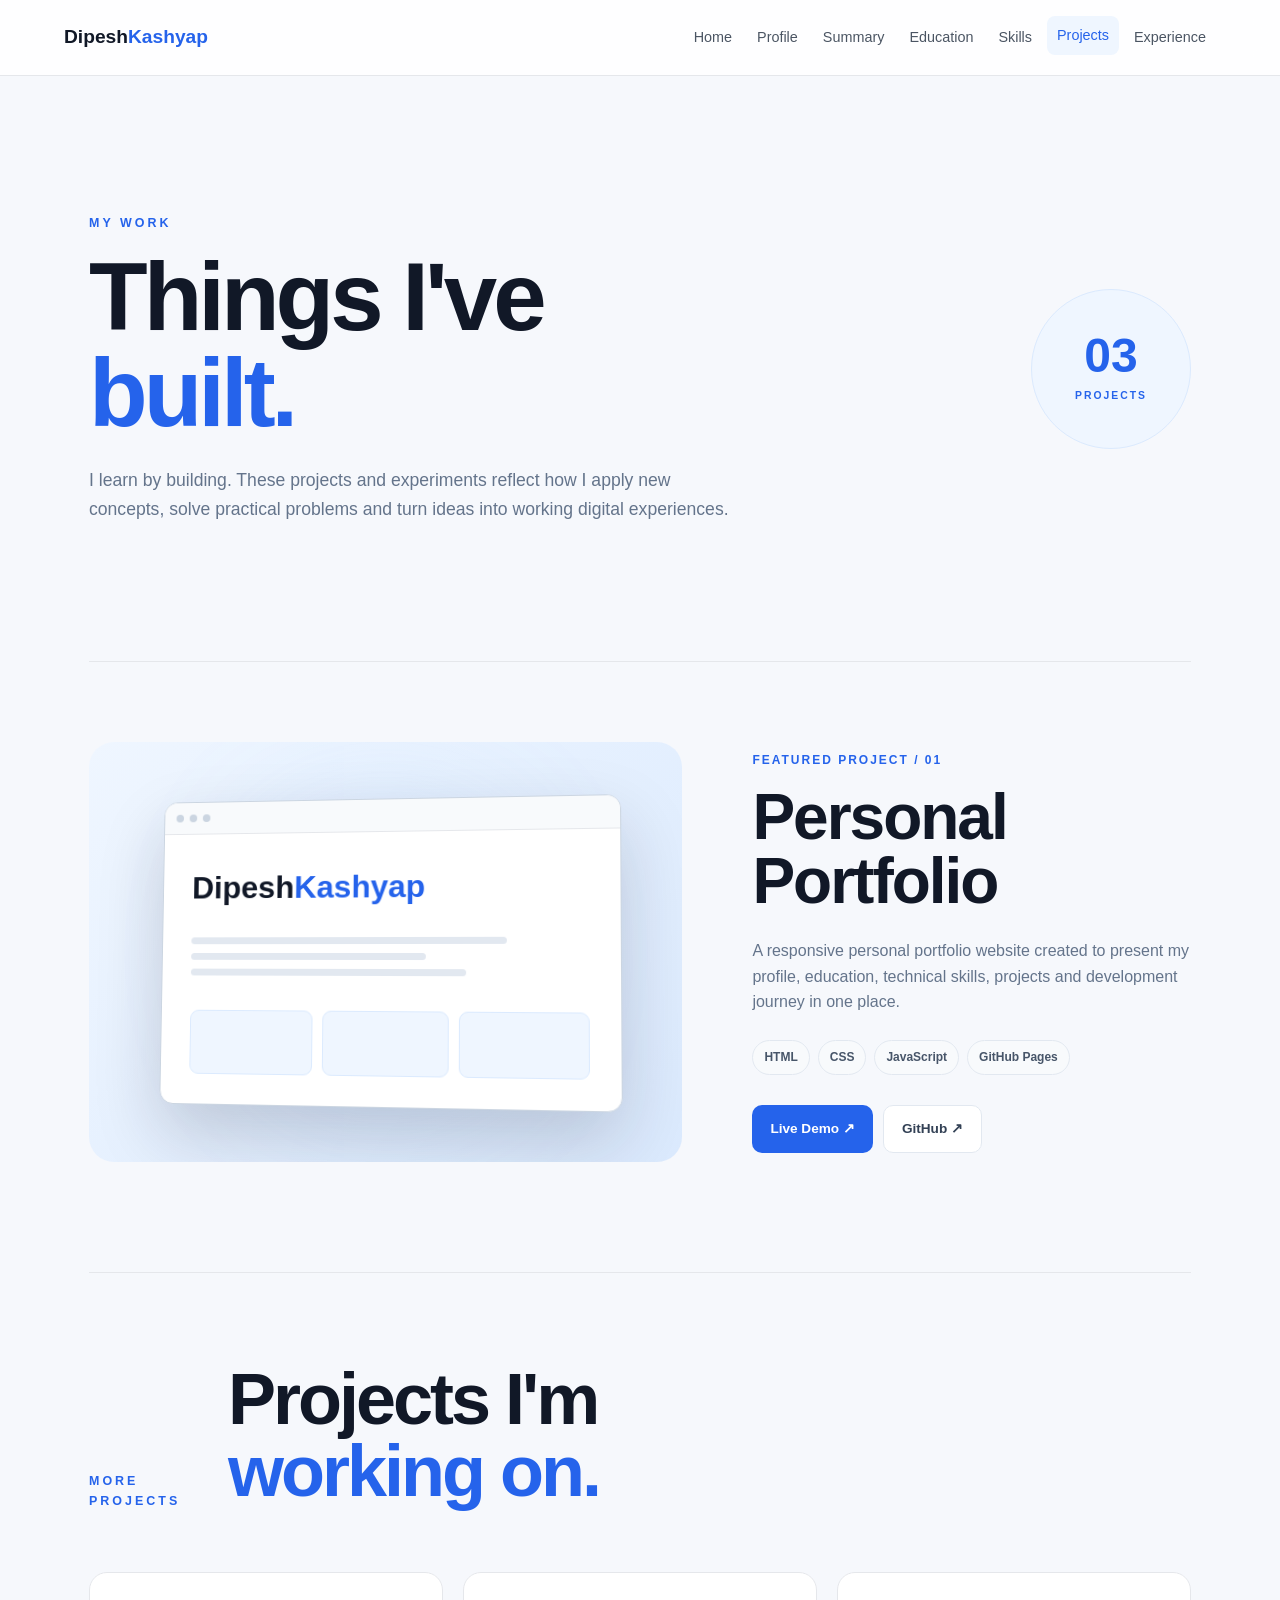
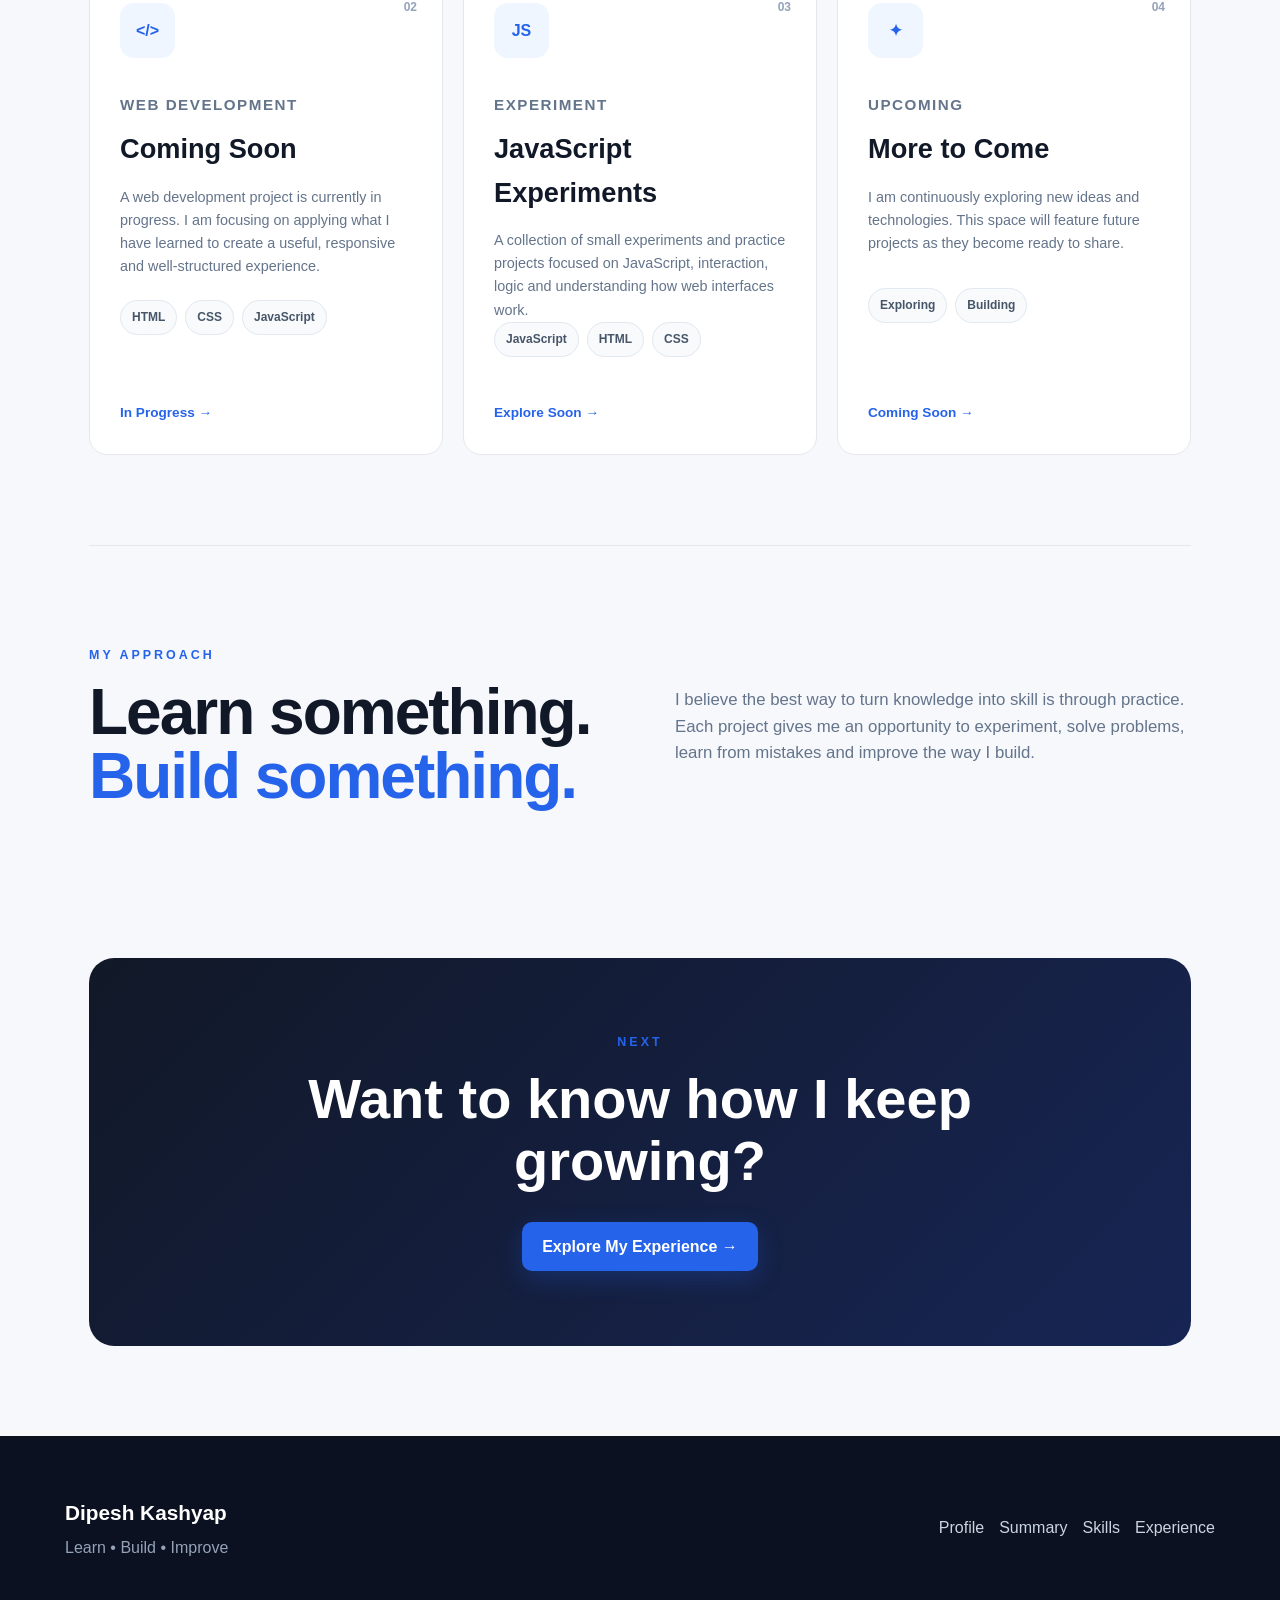
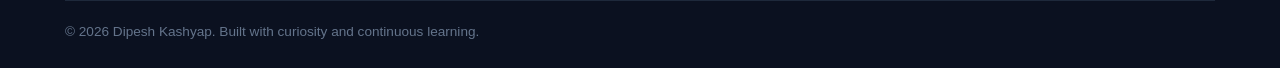
<file: Project.html>
<!DOCTYPE html><html lang="en"><head>
    <meta charset="UTF-8">
    <meta name="viewport" content="width=device-width, initial-scale=1.0"><meta
    name="description"
    content="Projects built by Dipesh Kashyap, including web development projects, experiments and practical work."
>

<title>Projects | Dipesh Kashyap</title>

<link rel="stylesheet" href="style.css">

</head><body><!-- HEADER -->

<header class="site-header">

    <div class="header-content">

        <a class="brand" href="index.html">
            Dipesh<span>Kashyap</span>
        </a>

        <nav class="navigation">

            <a href="index.html">Home</a>

            <a href="Profile.html">Profile</a>

            <a href="Summary.html">Summary</a>

            <a href="Education.html">Education</a>

            <a href="Skills.html">Skills</a>

            <a
                class="active"
                href="Project.html"
            >
                Projects
            </a>

            <a href="Experience.html">Experience</a>

        </nav>

    </div>

</header>


<!-- MAIN -->

<main class="projects-page">

    <!-- HERO -->

    <section class="projects-hero">

        <div>

            <p class="section-label">
                MY WORK
            </p>

            <h1>
                Things I've
                <span>built.</span>
            </h1>

            <p>
                I learn by building. These projects and
                experiments reflect how I apply new concepts,
                solve practical problems and turn ideas into
                working digital experiences.
            </p>

        </div>

        <div class="project-counter">

            <strong>03</strong>

            <span>
                PROJECTS
            </span>

        </div>

    </section>


    <!-- FEATURED PROJECT -->

    <section class="featured-project">

        <div class="project-visual">

            <div class="project-window">

                <div class="window-bar">

                    <span></span>
                    <span></span>
                    <span></span>

                </div>

                <div class="window-content">

                    <div class="fake-heading">
                        Dipesh<span>Kashyap</span>
                    </div>

                    <div class="fake-lines">
                        <span></span>
                        <span></span>
                        <span></span>
                    </div>

                    <div class="fake-boxes">

                        <div></div>
                        <div></div>
                        <div></div>

                    </div>

                </div>

            </div>

            <div class="project-glow"></div>

        </div>


        <div class="featured-info">

            <p class="project-label">
                FEATURED PROJECT / 01
            </p>

            <h2>
                Personal
                Portfolio
            </h2>

            <p>
                A responsive personal portfolio website
                created to present my profile, education,
                technical skills, projects and development
                journey in one place.
            </p>


            <div class="tech-stack">

                <span>HTML</span>

                <span>CSS</span>

                <span>JavaScript</span>

                <span>GitHub Pages</span>

            </div>


            <div class="project-actions">

                <a
                    href="https://dipeshkashyap.github.io/index.html"
                    class="project-button primary"
                >
                    Live Demo ↗
                </a>

                <a
                    href="https://github.com/dipeshkashyap/dipeshkashyap.github.io"
                    class="project-button secondary"
                >
                    GitHub ↗
                </a>

            </div>

        </div>

    </section>


    <!-- OTHER PROJECTS -->

    <section class="projects-section">

        <div class="projects-heading">

            <p class="section-label">
                MORE PROJECTS
            </p>

            <h2>
                Projects I'm
                <span>working on.</span>
            </h2>

        </div>


        <div class="projects-grid">


            <!-- PROJECT 02 -->

            <article class="project-card">

                <div class="project-card-number">
                    02
                </div>

                <div class="project-card-icon">
                    &lt;/&gt;
                </div>

                <p class="project-card-label">
                    WEB DEVELOPMENT
                </p>

                <h3>
                    Coming Soon
                </h3>

                <p>
                    A web development project is currently
                    in progress. I am focusing on applying
                    what I have learned to create a useful,
                    responsive and well-structured experience.
                </p>

                <div class="tech-stack">

                    <span>HTML</span>

                    <span>CSS</span>

                    <span>JavaScript</span>

                </div>

                <a
                    href="#"
                    class="project-card-link"
                >
                    In Progress →
                </a>

            </article>


            <!-- PROJECT 03 -->

            <article class="project-card">

                <div class="project-card-number">
                    03
                </div>

                <div class="project-card-icon">
                    JS
                </div>

                <p class="project-card-label">
                    EXPERIMENT
                </p>

                <h3>
                    JavaScript Experiments
                </h3>

                <p>
                    A collection of small experiments and
                    practice projects focused on JavaScript,
                    interaction, logic and understanding how
                    web interfaces work.
                </p>

                <div class="tech-stack">

                    <span>JavaScript</span>

                    <span>HTML</span>

                    <span>CSS</span>

                </div>

                <a
                    href="#"
                    class="project-card-link"
                >
                    Explore Soon →
                </a>

            </article>


            <!-- PROJECT 04 -->

            <article class="project-card">

                <div class="project-card-number">
                    04
                </div>

                <div class="project-card-icon">
                    ✦
                </div>

                <p class="project-card-label">
                    UPCOMING
                </p>

                <h3>
                    More to Come
                </h3>

                <p>
                    I am continuously exploring new ideas and
                    technologies. This space will feature future
                    projects as they become ready to share.
                </p>

                <div class="tech-stack">

                    <span>Exploring</span>

                    <span>Building</span>

                </div>

                <a
                    href="#"
                    class="project-card-link"
                >
                    Coming Soon →
                </a>

            </article>


        </div>

    </section>


    <!-- BUILDING PHILOSOPHY -->

    <section class="project-philosophy">

        <div>

            <p class="section-label">
                MY APPROACH
            </p>

            <h2>
                Learn something.
                <span>Build something.</span>
            </h2>

        </div>

        <p>
            I believe the best way to turn knowledge into
            skill is through practice. Each project gives
            me an opportunity to experiment, solve problems,
            learn from mistakes and improve the way I build.
        </p>

    </section>


    <!-- CTA -->

    <section class="projects-cta">

        <p class="section-label">
            NEXT
        </p>

        <h2>
            Want to know
            how I keep growing?
        </h2>

        <a
            href="Experience.html"
            class="button primary-button"
        >
            Explore My Experience →
        </a>

    </section>

</main>


<!-- FOOTER -->

<footer>

    <div class="footer-content">

        <div>

            <h3>
                Dipesh Kashyap
            </h3>

            <p>
                Learn • Build • Improve
            </p>

        </div>

        <div class="footer-links">

            <a href="Profile.html">
                Profile
            </a>

            <a href="Summary.html">
                Summary
            </a>

            <a href="Skills.html">
                Skills
            </a>

            <a href="Experience.html">
                Experience
            </a>

        </div>

    </div>

    <div class="copyright">

        © 2026 Dipesh Kashyap.
        Built with curiosity and continuous learning.

    </div>

</footer>

</body></html>
</file>
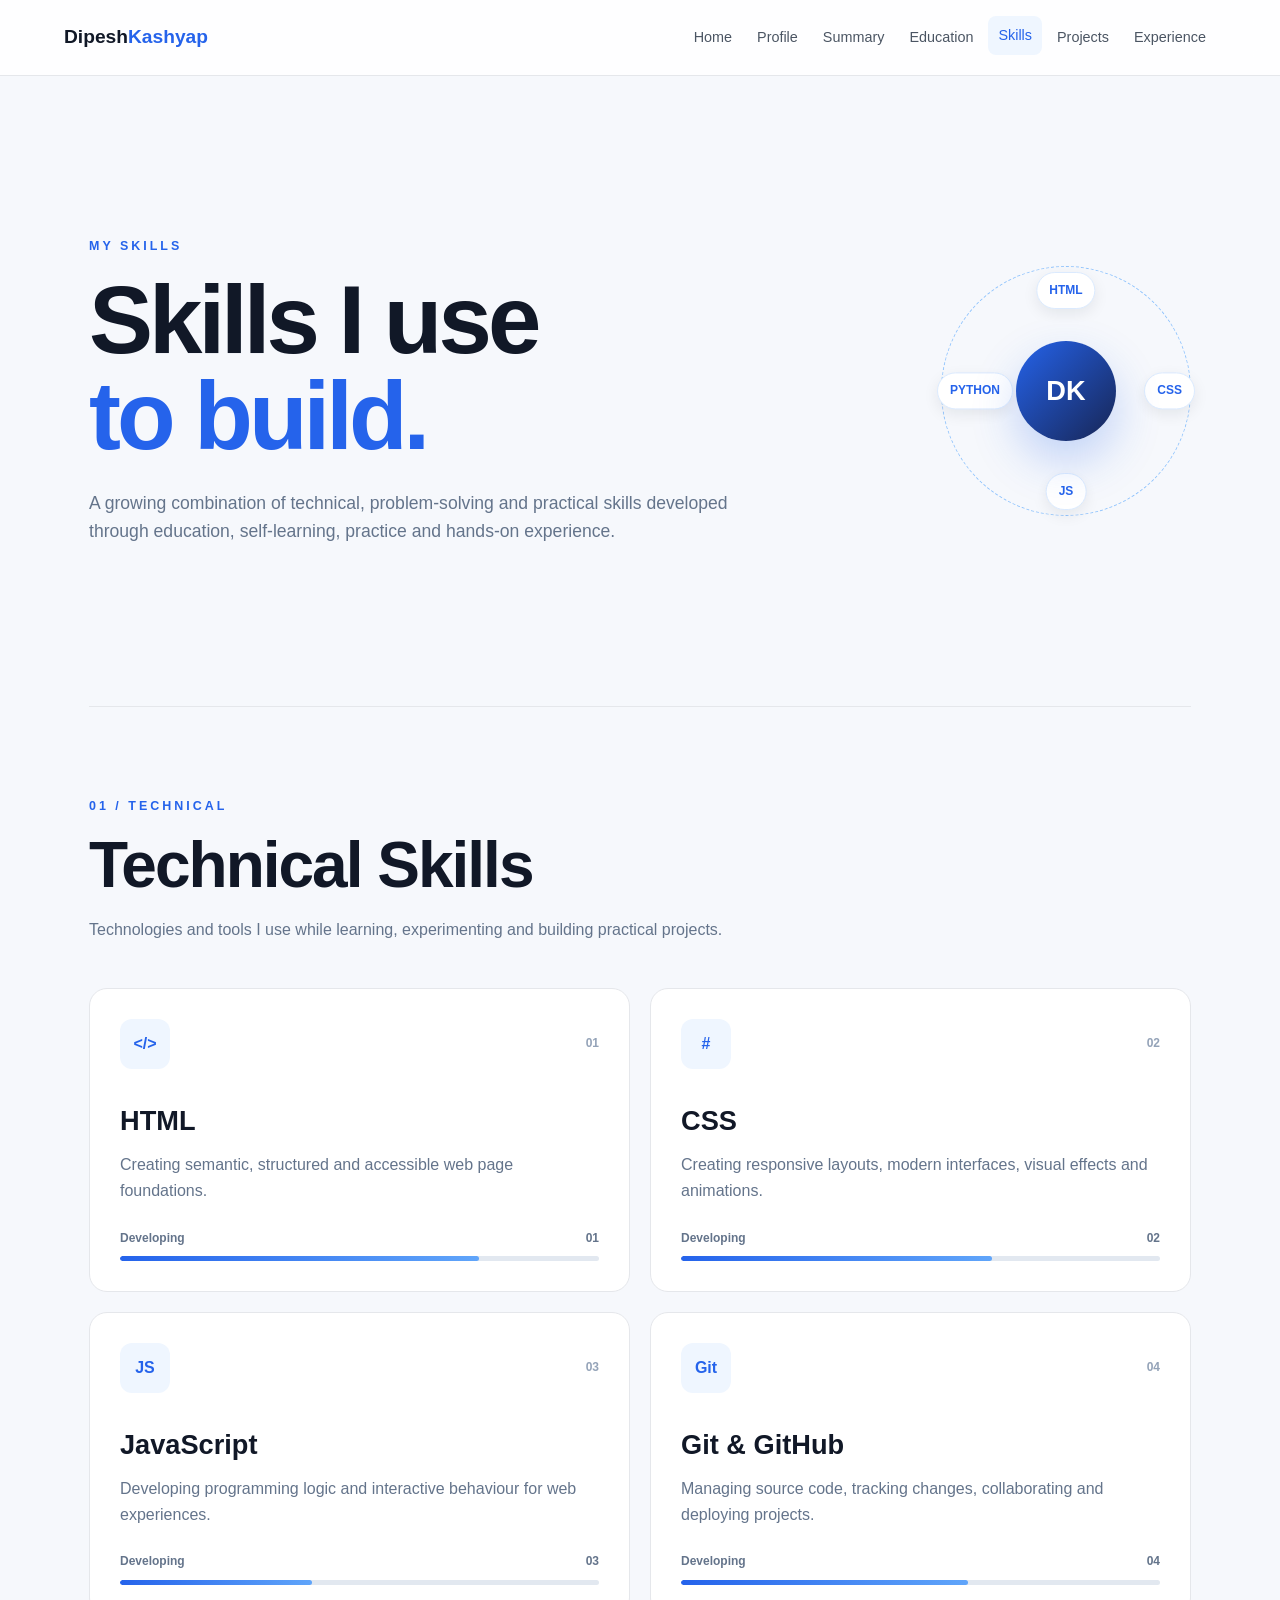
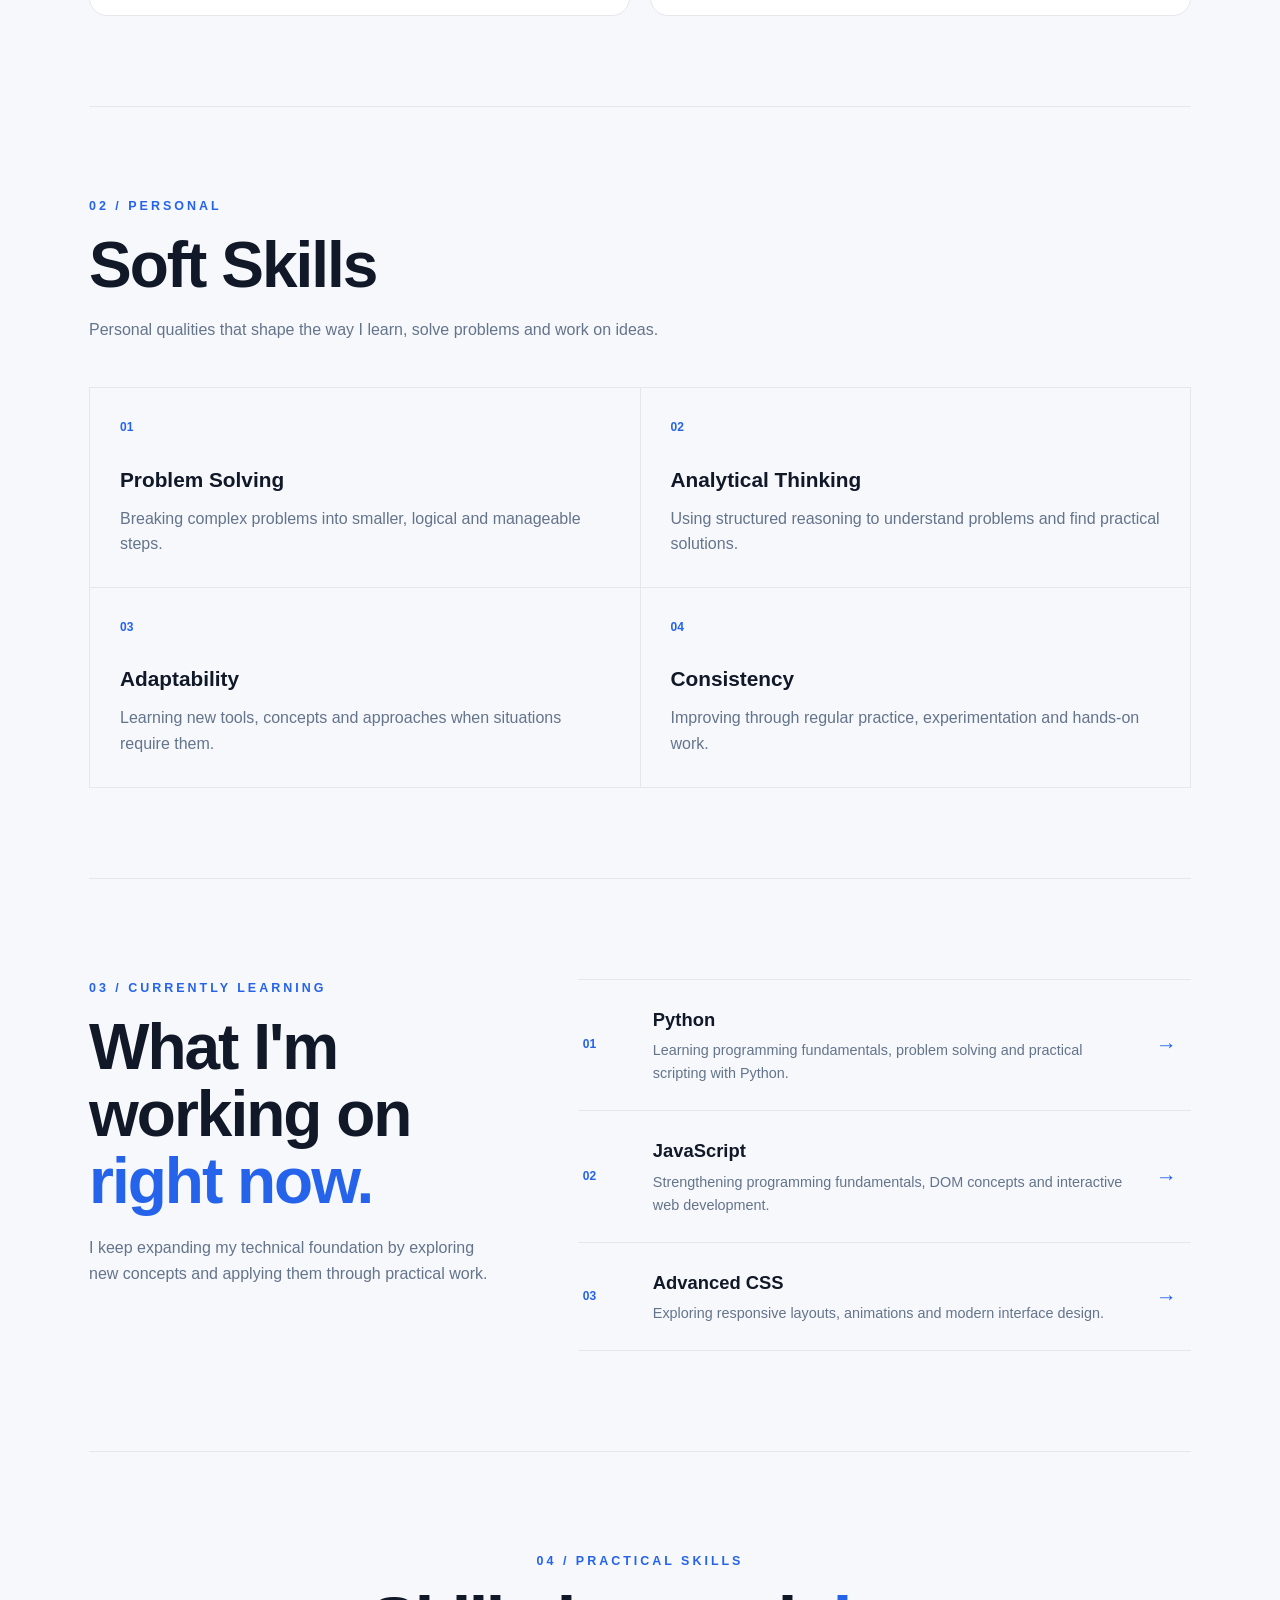
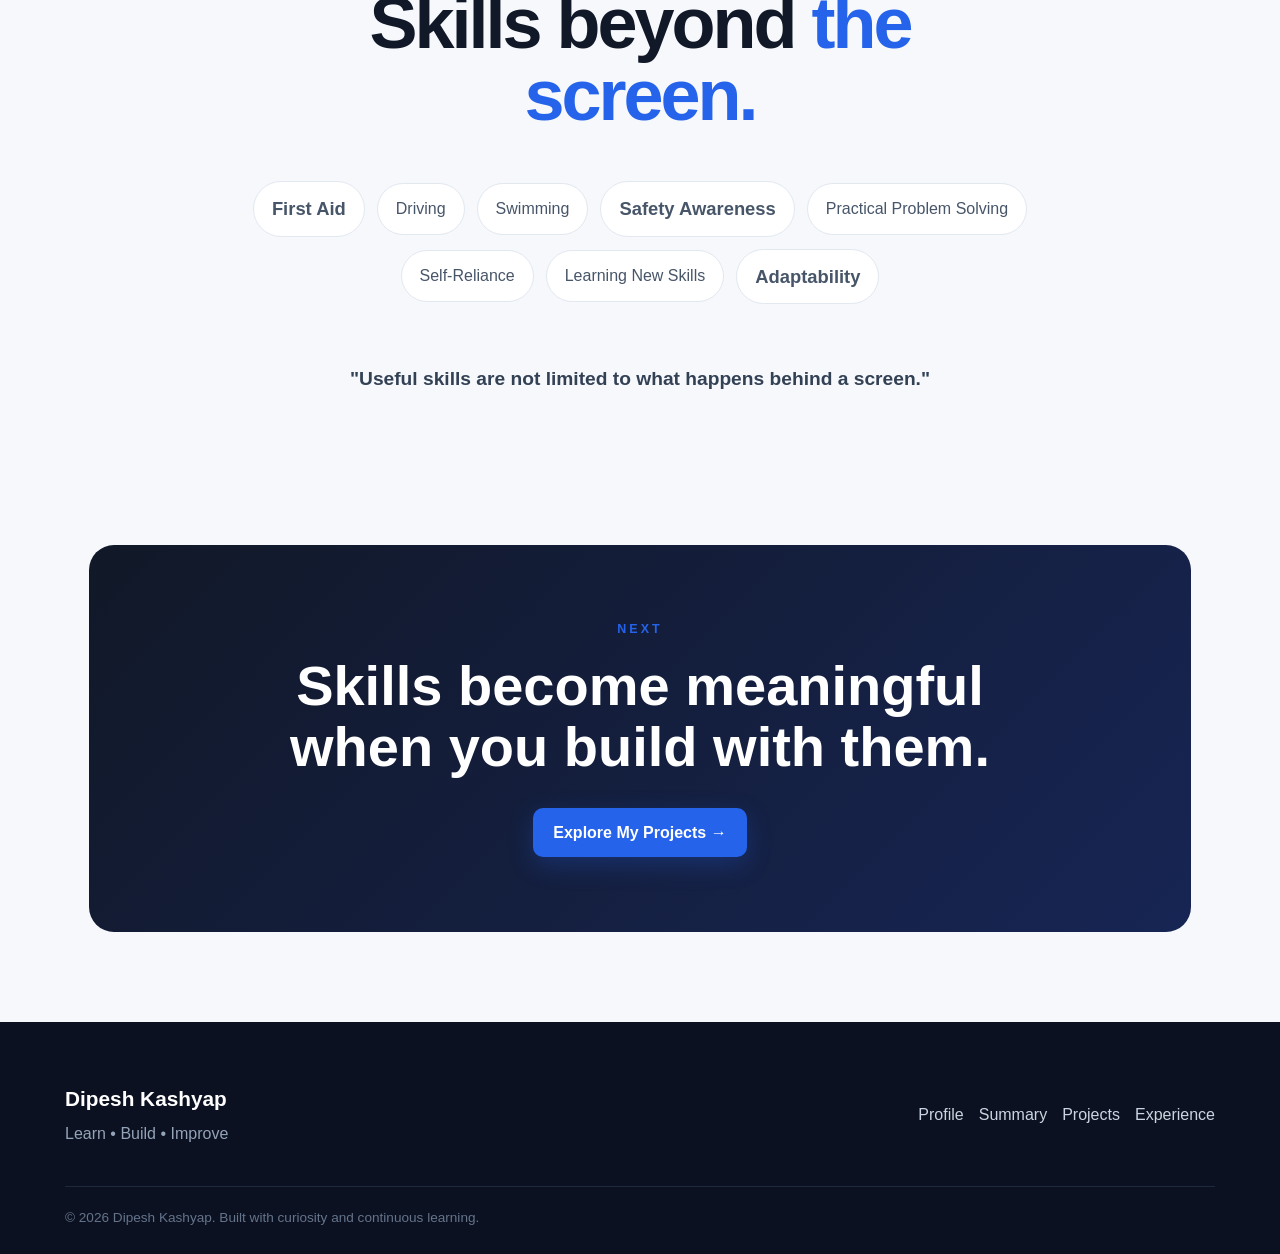
<file: Skills.html>
<!DOCTYPE html><html lang="en"><head>
    <meta charset="UTF-8">
    <meta name="viewport" content="width=device-width, initial-scale=1.0"><meta
    name="description"
    content="Skills, technical abilities, practical skills and learning journey of Dipesh Kashyap."
>

<title>Skills | Dipesh Kashyap</title>

<link rel="stylesheet" href="style.css">

</head><body><!-- HEADER -->

<header class="site-header">

    <div class="header-content">

        <a class="brand" href="index.html">
            Dipesh<span>Kashyap</span>
        </a>

        <nav class="navigation">

            <a href="index.html">Home</a>

            <a href="Profile.html">Profile</a>

            <a href="Summary.html">Summary</a>

            <a href="Education.html">Education</a>

            <a
                class="active"
                href="Skills.html"
            >
                Skills
            </a>

            <a href="Project.html">Projects</a>

            <a href="Experience.html">Experience</a>

        </nav>

    </div>

</header>


<!-- MAIN -->

<main class="skills-page">

    <!-- HERO -->

    <section class="skills-hero">

        <div class="skills-hero-content">

            <p class="section-label">
                MY SKILLS
            </p>

            <h1>
                Skills I use
                <span>to build.</span>
            </h1>

            <p>
                A growing combination of technical,
                problem-solving and practical skills
                developed through education, self-learning,
                practice and hands-on experience.
            </p>

        </div>          

        <div class="skills-orbit">

            <span>HTML</span>
            <span>CSS</span>
            <span>JS</span>
            <span>PYTHON</span>

            <div class="skills-core">
                DK
            </div>

        </div>

    </section>


    <!-- TECHNICAL SKILLS -->

    <section class="skills-section">

        <div class="skills-section-heading">

            <p class="section-label">
                01 / TECHNICAL
            </p>

            <h2>
                Technical Skills
            </h2>

            <p>
                Technologies and tools I use while
                learning, experimenting and building
                practical projects.
            </p>

        </div>


        <div class="technical-grid">

            <article class="skill-card">

                <div class="skill-card-top">
                    <span class="skill-icon">
                        &lt;/&gt;
                    </span>

                    <span class="skill-number">
                        01
                    </span>
                </div>

                <h3>
                    HTML
                </h3>

                <p>
                    Creating semantic, structured and
                    accessible web page foundations.
                </p>

                <div class="skill-level">
                    <span>Developing</span>
                    <span>01</span>
                </div>

                <div class="skill-bar">
                    <span style="width: 75%"></span>
                </div>

            </article>


            <article class="skill-card">

                <div class="skill-card-top">
                    <span class="skill-icon">
                        #
                    </span>

                    <span class="skill-number">
                        02
                    </span>
                </div>

                <h3>
                    CSS
                </h3>

                <p>
                    Creating responsive layouts, modern
                    interfaces, visual effects and animations.
                </p>

                <div class="skill-level">
                    <span>Developing</span>
                    <span>02</span>
                </div>

                <div class="skill-bar">
                    <span style="width: 65%"></span>
                </div>

            </article>


            <article class="skill-card">

                <div class="skill-card-top">
                    <span class="skill-icon">
                        JS
                    </span>

                    <span class="skill-number">
                        03
                    </span>
                </div>

                <h3>
                    JavaScript
                </h3>

                <p>
                    Developing programming logic and
                    interactive behaviour for web experiences.
                </p>

                <div class="skill-level">
                    <span>Developing</span>
                    <span>03</span>
                </div>

                <div class="skill-bar">
                    <span style="width: 40%"></span>
                </div>

            </article>


            <article class="skill-card">

                <div class="skill-card-top">
                    <span class="skill-icon">
                        Git
                    </span>

                    <span class="skill-number">
                        04
                    </span>
                </div>

                <h3>
                    Git & GitHub
                </h3>

                <p>
                    Managing source code, tracking changes,
                    collaborating and deploying projects.
                </p>

                <div class="skill-level">
                    <span>Developing</span>
                    <span>04</span>
                </div>

                <div class="skill-bar">
                    <span style="width: 60%"></span>
                </div>

            </article>

        </div>

    </section>


    <!-- SOFT SKILLS -->

    <section class="skills-section">

        <div class="skills-section-heading">

            <p class="section-label">
                02 / PERSONAL
            </p>

            <h2>
                Soft Skills
            </h2>

            <p>
                Personal qualities that shape the way
                I learn, solve problems and work on ideas.
            </p>

        </div>


        <div class="soft-skills-grid">

            <div class="soft-skill">
                <span>01</span>
                <strong>Problem Solving</strong>
                <p>
                    Breaking complex problems into smaller,
                    logical and manageable steps.
                </p>
            </div>


            <div class="soft-skill">
                <span>02</span>
                <strong>Analytical Thinking</strong>
                <p>
                    Using structured reasoning to understand
                    problems and find practical solutions.
                </p>
            </div>


            <div class="soft-skill">
                <span>03</span>
                <strong>Adaptability</strong>
                <p>
                    Learning new tools, concepts and
                    approaches when situations require them.
                </p>
            </div>


            <div class="soft-skill">
                <span>04</span>
                <strong>Consistency</strong>
                <p>
                    Improving through regular practice,
                    experimentation and hands-on work.
                </p>
            </div>

        </div>

    </section>


    <!-- CURRENTLY LEARNING -->

    <section class="learning-section">

        <div>

            <p class="section-label">
                03 / CURRENTLY LEARNING
            </p>

            <h2>
                What I'm working on
                <span>right now.</span>
            </h2>

            <p>
                I keep expanding my technical foundation
                by exploring new concepts and applying them
                through practical work.
            </p>

        </div>


        <div class="learning-list">

            <div class="learning-item">

                <span>01</span>

                <div>
                    <h3>
                        Python
                    </h3>

                    <p>
                        Learning programming fundamentals,
                        problem solving and practical scripting
                        with Python.
                    </p>
                </div>

                <span class="learning-arrow">
                    →
                </span>

            </div>


            <div class="learning-item">

                <span>02</span>

                <div>
                    <h3>
                        JavaScript
                    </h3>

                    <p>
                        Strengthening programming fundamentals,
                        DOM concepts and interactive web development.
                    </p>
                </div>

                <span class="learning-arrow">
                    →
                </span>

            </div>


            <div class="learning-item">

                <span>03</span>

                <div>
                    <h3>
                        Advanced CSS
                    </h3>

                    <p>
                        Exploring responsive layouts,
                        animations and modern interface design.
                    </p>
                </div>

                <span class="learning-arrow">
                    →
                </span>

            </div>

        </div>

    </section>


    <!-- PRACTICAL SKILLS -->

    <section class="interests-section">

        <p class="section-label">
            04 / PRACTICAL SKILLS
        </p>

        <h2>
            Skills beyond
            <span>the screen.</span>
        </h2>


        <div class="interest-cloud">

            <span class="interest-large">
                First Aid
            </span>

            <span>
                Driving
            </span>

            <span>
                Swimming
            </span>

            <span class="interest-large">
                Safety Awareness
            </span>

            <span>
                Practical Problem Solving
            </span>

            <span>
                Self-Reliance
            </span>

            <span>
                Learning New Skills
            </span>

            <span class="interest-large">
                Adaptability
            </span>

        </div>


        <blockquote>

            "Useful skills are not limited to what
            happens behind a screen."

        </blockquote>

    </section>


    <!-- CTA -->

    <section class="skills-cta">

        <p class="section-label">
            NEXT
        </p>

        <h2>
            Skills become meaningful
            when you build with them.
        </h2>

        <a
            href="Project.html"
            class="button primary-button"
        >
            Explore My Projects →
        </a>

    </section>

</main>


<!-- FOOTER -->

<footer>

    <div class="footer-content">

        <div>

            <h3>
                Dipesh Kashyap
            </h3>

            <p>
                Learn • Build • Improve
            </p>

        </div>

        <div class="footer-links">

            <a href="Profile.html">
                Profile
            </a>

            <a href="Summary.html">
                Summary
            </a>

            <a href="Project.html">
                Projects
            </a>

            <a href="Experience.html">
                Experience
            </a>

        </div>

    </div>

    <div class="copyright">

        © 2026 Dipesh Kashyap.
        Built with curiosity and continuous learning.

    </div>

</footer>

</body></html>
</file>
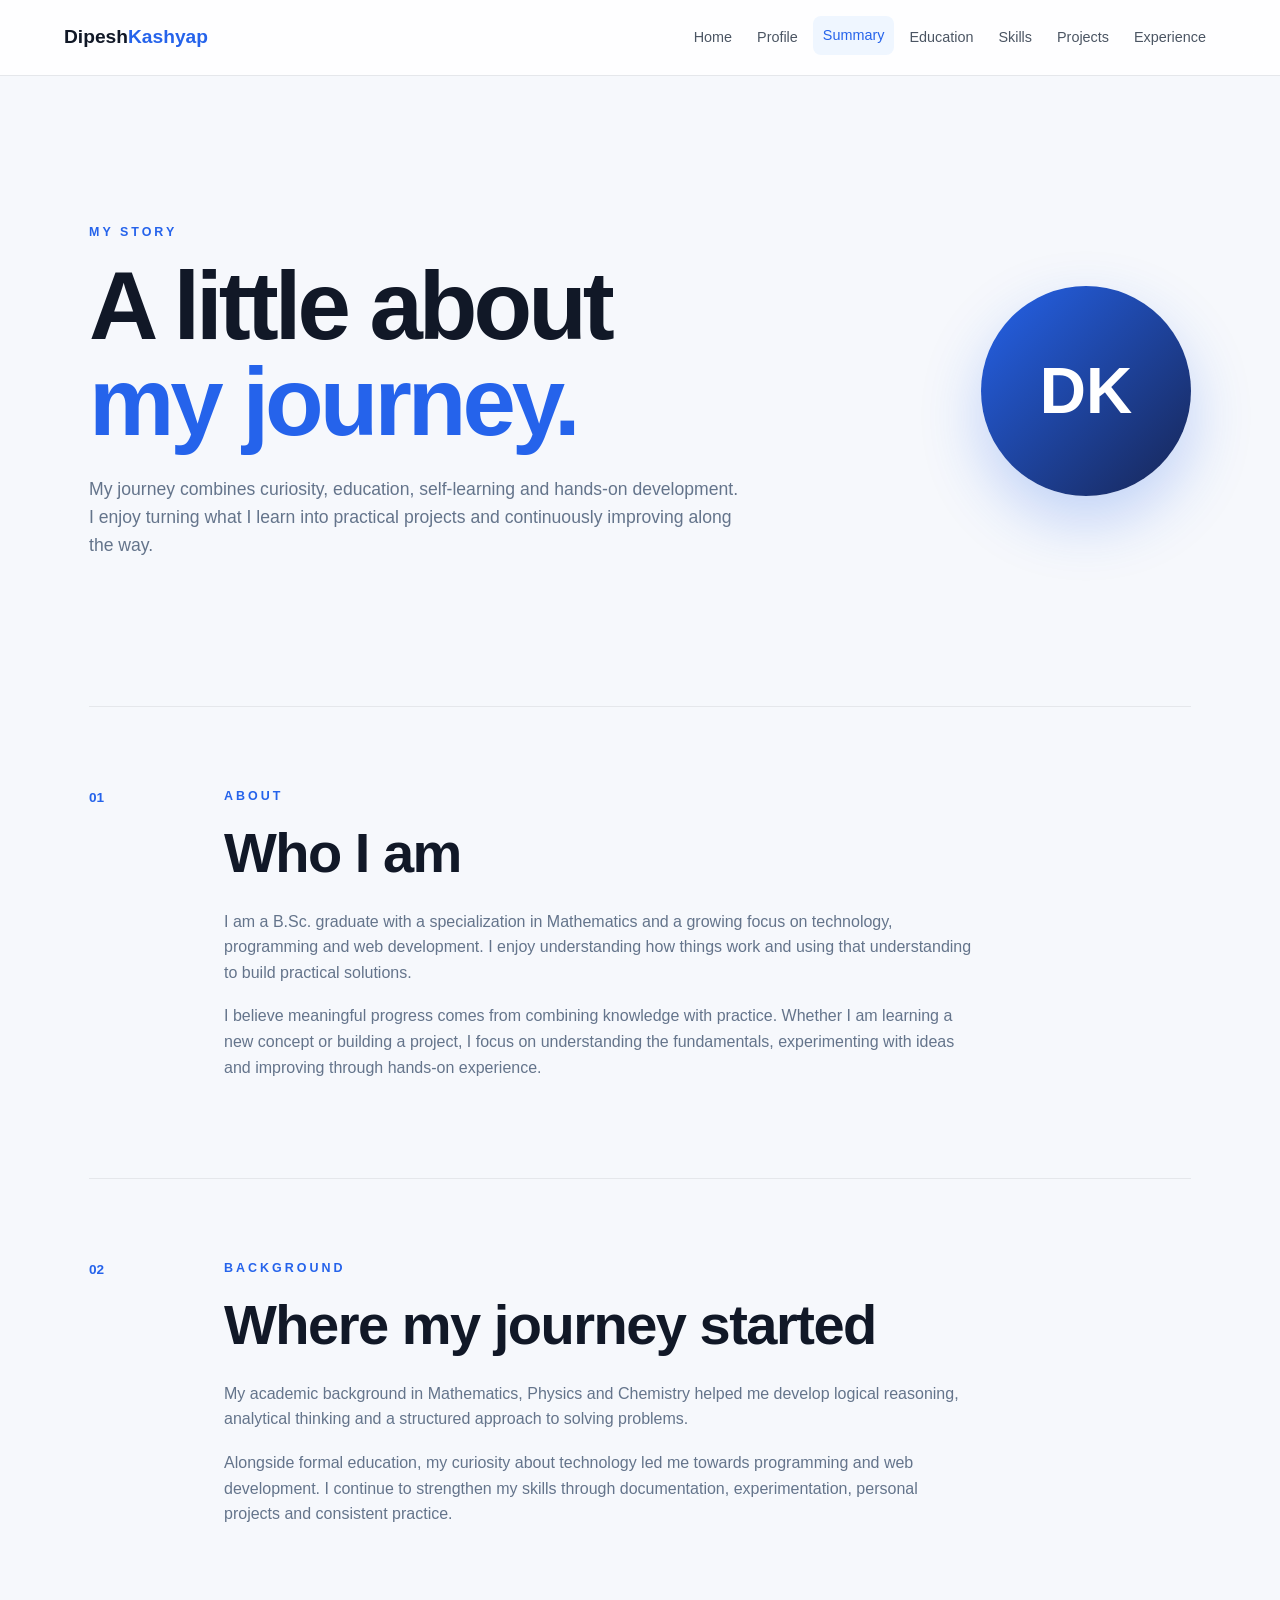
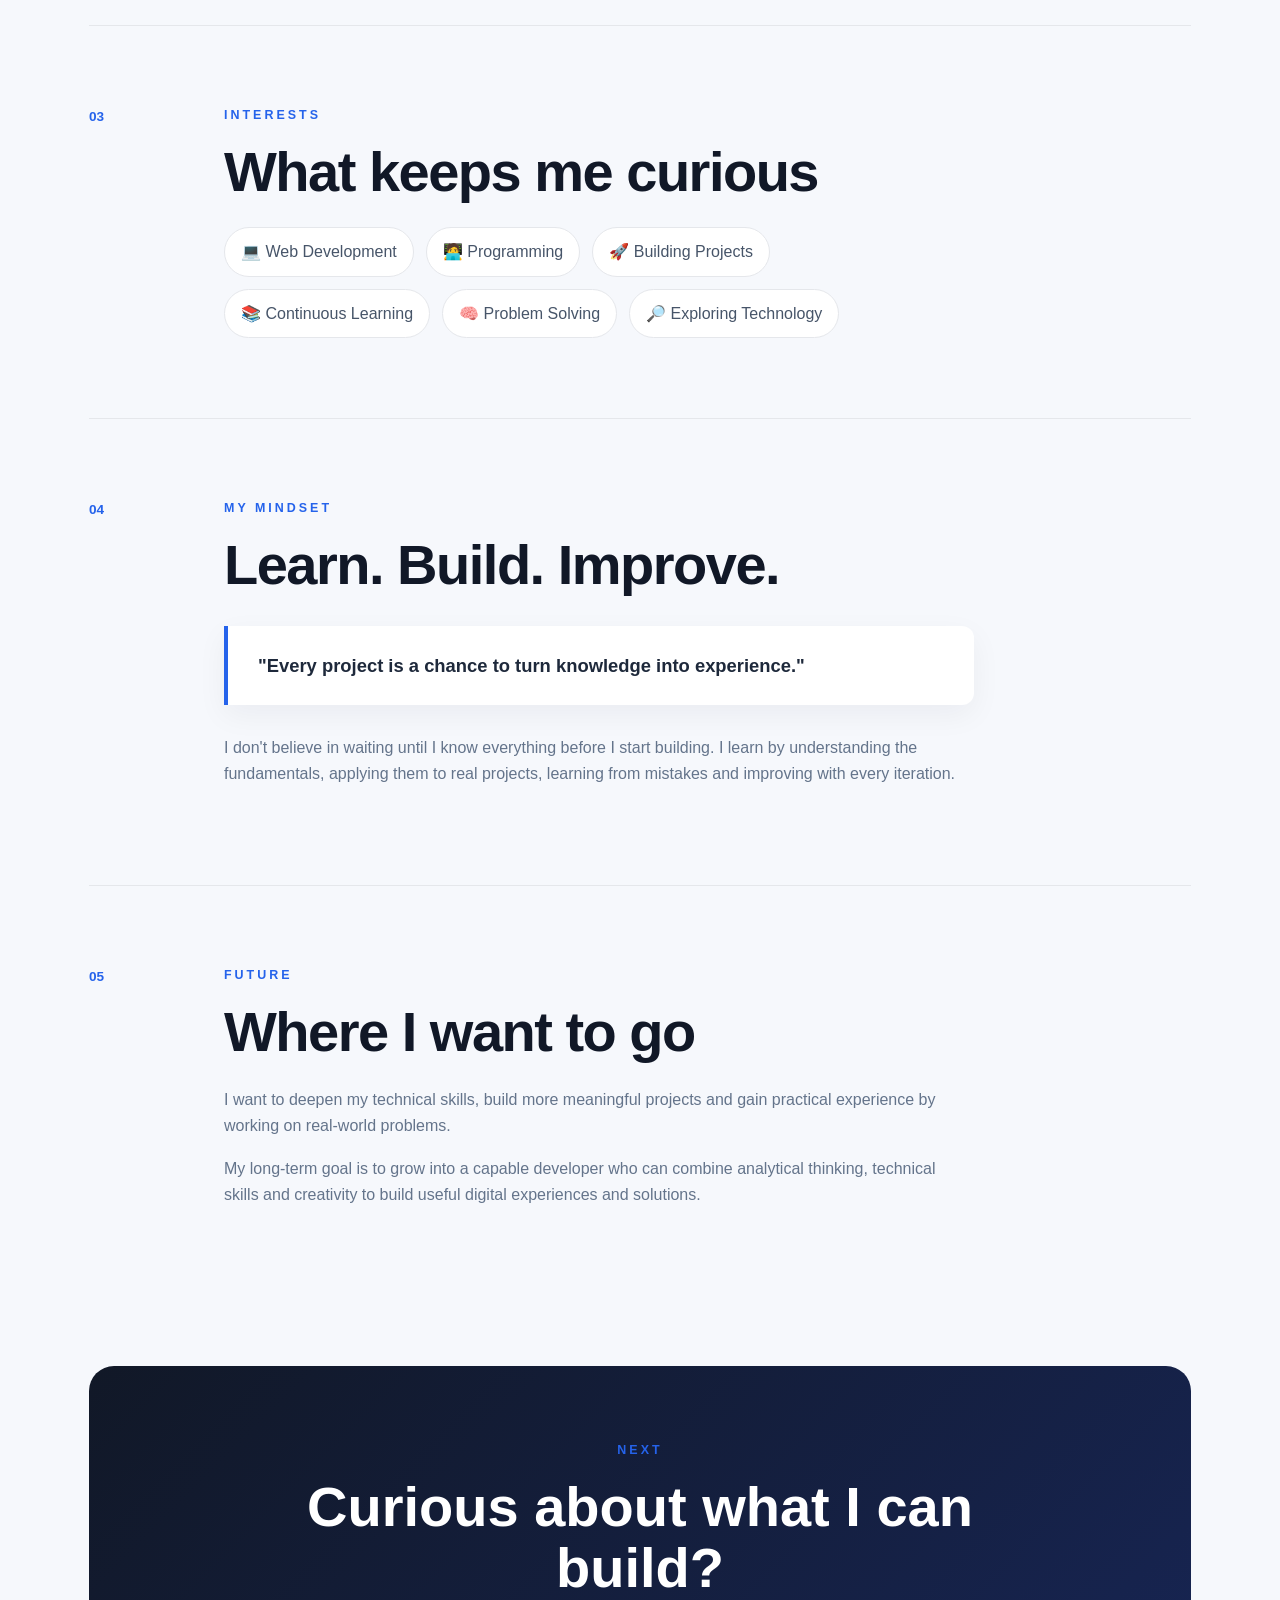
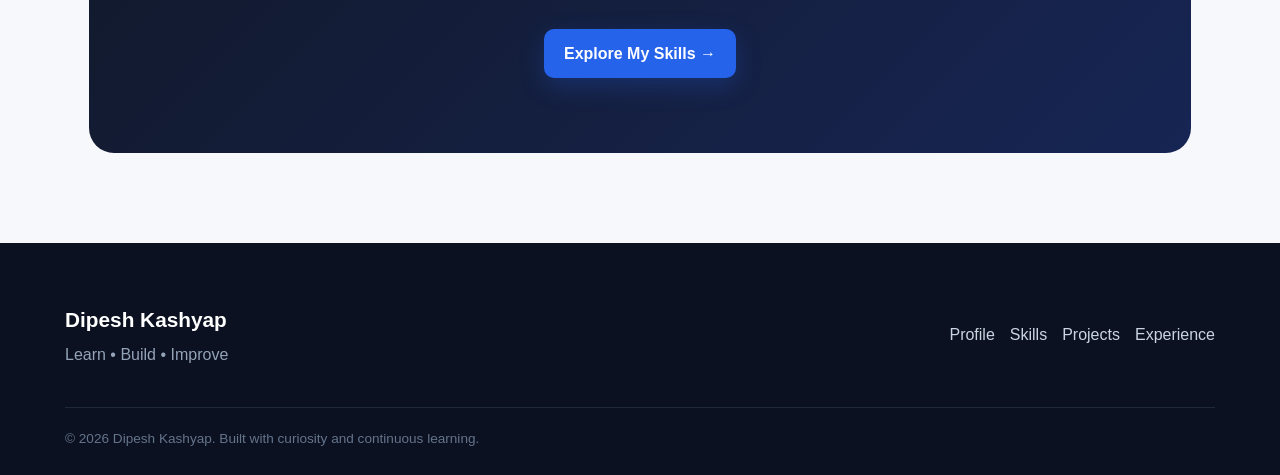
<file: Summary.html>
<!DOCTYPE html><html lang="en"><head>
    <meta charset="UTF-8">
    <meta name="viewport" content="width=device-width, initial-scale=1.0"><meta
    name="description"
    content="Learn about Dipesh Kashyap, his background, interests, learning mindset and goals in technology and development."
>

<title>Summary | Dipesh Kashyap</title>

<link rel="stylesheet" href="style.css">

</head><body><!-- HEADER -->

<header class="site-header">

    <div class="header-content">

        <a class="brand" href="index.html">
            Dipesh<span>Kashyap</span>
        </a>

        <nav class="navigation">

            <a href="index.html">Home</a>

            <a href="Profile.html">Profile</a>

            <a class="active" href="Summary.html">
                Summary
            </a>

            <a href="Education.html">
                Education
            </a>

            <a href="Skills.html">
                Skills
            </a>

            <a href="Project.html">
                Projects
            </a>

            <a href="Experience.html">
                Experience
            </a>

        </nav>

    </div>

</header>


<!-- MAIN -->

<main class="summary-page">

    <!-- HERO -->

    <section class="summary-hero">

        <div class="summary-hero-content">

            <p class="section-label">
                MY STORY
            </p>

            <h1>
                A little about
                <span>my journey.</span>
            </h1>

            <p>
                My journey combines curiosity, education,
                self-learning and hands-on development.
                I enjoy turning what I learn into practical
                projects and continuously improving along the way.
            </p>

        </div>

        <div class="summary-symbol">
            DK
        </div>

    </section>


    <!-- ABOUT -->

    <section class="summary-block">

        <div class="summary-number">
            01
        </div>

        <div class="summary-content">

            <p class="section-label">
                ABOUT
            </p>

            <h2>
                Who I am
            </h2>

            <p>
                I am a B.Sc. graduate with a specialization
                in Mathematics and a growing focus on technology,
                programming and web development. I enjoy
                understanding how things work and using that
                understanding to build practical solutions.
            </p>

            <p>
                I believe meaningful progress comes from
                combining knowledge with practice. Whether I am
                learning a new concept or building a project,
                I focus on understanding the fundamentals,
                experimenting with ideas and improving through
                hands-on experience.
            </p>

        </div>

    </section>


    <!-- BACKGROUND -->

    <section class="summary-block">

        <div class="summary-number">
            02
        </div>

        <div class="summary-content">

            <p class="section-label">
                BACKGROUND
            </p>

            <h2>
                Where my journey started
            </h2>

            <p>
                My academic background in Mathematics, Physics
                and Chemistry helped me develop logical reasoning,
                analytical thinking and a structured approach to
                solving problems.
            </p>

            <p>
                Alongside formal education, my curiosity about
                technology led me towards programming and web
                development. I continue to strengthen my skills
                through documentation, experimentation, personal
                projects and consistent practice.
            </p>

        </div>

    </section>


    <!-- INTERESTS -->

    <section class="summary-block">

        <div class="summary-number">
            03
        </div>

        <div class="summary-content">

            <p class="section-label">
                INTERESTS
            </p>

            <h2>
                What keeps me curious
            </h2>

            <div class="summary-tags">

                <span>💻 Web Development</span>

                <span>🧑‍💻 Programming</span>

                <span>🚀 Building Projects</span>

                <span>📚 Continuous Learning</span>

                <span>🧠 Problem Solving</span>

                <span>🔎 Exploring Technology</span>

            </div>

        </div>

    </section>


    <!-- MINDSET -->

    <section class="summary-block">

        <div class="summary-number">
            04
        </div>

        <div class="summary-content">

            <p class="section-label">
                MY MINDSET
            </p>

            <h2>
                Learn. Build. Improve.
            </h2>

            <blockquote>
                "Every project is a chance to turn knowledge
                into experience."
            </blockquote>

            <p>
                I don't believe in waiting until I know
                everything before I start building. I learn
                by understanding the fundamentals, applying
                them to real projects, learning from mistakes
                and improving with every iteration.
            </p>

        </div>

    </section>


    <!-- GOALS -->

    <section class="summary-block">

        <div class="summary-number">
            05
        </div>

        <div class="summary-content">

            <p class="section-label">
                FUTURE
            </p>

            <h2>
                Where I want to go
            </h2>

            <p>
                I want to deepen my technical skills, build
                more meaningful projects and gain practical
                experience by working on real-world problems.
            </p>

            <p>
                My long-term goal is to grow into a capable
                developer who can combine analytical thinking,
                technical skills and creativity to build useful
                digital experiences and solutions.
            </p>

        </div>

    </section>


    <!-- CTA -->

    <section class="summary-cta">

        <p class="section-label">
            NEXT
        </p>

        <h2>
            Curious about what I can build?
        </h2>

        <a
            href="Skills.html"
            class="button primary-button"
        >
            Explore My Skills →
        </a>

    </section>

</main>


<!-- FOOTER -->

<footer>

    <div class="footer-content">

        <div>

            <h3>
                Dipesh Kashyap
            </h3>

            <p>
                Learn • Build • Improve

            </p>

        </div>

        <div class="footer-links">

            <a href="Profile.html">
                Profile
            </a>

            <a href="Skills.html">
                Skills
            </a>

            <a href="Project.html">
                Projects
            </a>

            <a href="Experience.html">
                Experience
            </a>

        </div>

    </div>

    <div class="copyright">

        © 2026 Dipesh Kashyap.
        Built with curiosity and continuous learning.

    </div>

</footer>

</body></html>
</file>
<file: style.css>
/* =====================================================
   RESET
===================================================== */

* {
    margin: 0;
    padding: 0;
    box-sizing: border-box;
}

html {
    scroll-behavior: smooth;
}

body {
    font-family:
        Arial,
        Helvetica,
        sans-serif;

    background: #f6f8fc;

    color: #111827;

    line-height: 1.6;

    overflow-x: hidden;
}


/* =====================================================
   INTRO
===================================================== */

.intro {

    position: fixed;

    inset: 0;

    z-index: 9999;

    display: flex;

    flex-direction: column;

    align-items: center;

    justify-content: center;

    background:
        radial-gradient(
            circle at center,
            #111c3d 0%,
            #070b19 45%,
            #03050c 100%
        );

    color: white;

    animation:
        introExit 1s ease forwards;

    animation-delay: 6s;
}


.intro-glow {

    position: absolute;

    width: 300px;

    height: 300px;

    border-radius: 50%;

    background: #2563eb;

    filter: blur(100px);

    opacity: 0.2;

    animation:
        glowPulse 2s ease-in-out infinite;

}


@keyframes glowPulse {

    0%,
    100% {
        transform: scale(0.8);
        opacity: 0.15;
    }

    50% {
        transform: scale(1.2);
        opacity: 0.3;
    }
}


/* =====================================================
   INTRO LOGO
===================================================== */

.intro-logo {

    position: relative;

    z-index: 2;

    width: 155px;

    height: 155px;

    border-radius: 50%;

    padding: 5px;

    background:
        linear-gradient(
            135deg,
            #60a5fa,
            #2563eb,
            #7c3aed
        );

    box-shadow:
        0 0 20px rgba(59,130,246,0.5),
        0 0 60px rgba(37,99,235,0.35);

    animation:
        logoIntro 1.5s
        cubic-bezier(.17,.67,.25,1.2)
        forwards;
}


.intro-logo img {

    width: 100%;

    height: 100%;

    display: block;

    object-fit: cover;

    border-radius: 50%;

    border: 4px solid #050816;
}


@keyframes logoIntro {

    0% {

        opacity: 0;

        transform:
            scale(0.15)
            rotate(-720deg);

    }

    70% {

        opacity: 1;

        transform:
            scale(1.08)
            rotate(25deg);

    }

    100% {

        opacity: 1;

        transform:
            scale(1)
            rotate(0);
    }
}


/* =====================================================
   INTRO NAME
===================================================== */

.intro-name {

    position: relative;

    z-index: 2;

    margin-top: 30px;

    color: white;

    font-size:
        clamp(2rem, 8vw, 4.5rem);

    font-weight: 800;

    letter-spacing: 2px;

    text-align: center;

    white-space: nowrap;

    animation:
        nameGlow 1.2s ease
        3.4s forwards;
}


.intro-name span {

    display: inline-block;

    opacity: 0;

    animation:
        letterAssemble
        0.8s
        cubic-bezier(.17,.67,.25,1.2)
        forwards;
}


.intro-name .space {

    animation: none;

    opacity: 1;
}


/* Letter directions */

.intro-name span:nth-child(1) {
    --x: -180px;
    --y: -120px;
    animation-delay: 1.1s;
}

.intro-name span:nth-child(2) {
    --x: 150px;
    --y: -150px;
    animation-delay: 1.2s;
}

.intro-name span:nth-child(3) {
    --x: -160px;
    --y: 130px;
    animation-delay: 1.3s;
}

.intro-name span:nth-child(4) {
    --x: 180px;
    --y: 100px;
    animation-delay: 1.4s;
}

.intro-name span:nth-child(5) {
    --x: -220px;
    --y: 20px;
    animation-delay: 1.5s;
}

.intro-name span:nth-child(6) {
    --x: 220px;
    --y: -20px;
    animation-delay: 1.6s;
}

.intro-name span:nth-child(8) {
    --x: 160px;
    --y: 150px;
    animation-delay: 1.7s;
}

.intro-name span:nth-child(9) {
    --x: -180px;
    --y: -150px;
    animation-delay: 1.8s;
}

.intro-name span:nth-child(10) {
    --x: 200px;
    --y: -100px;
    animation-delay: 1.9s;
}

.intro-name span:nth-child(11) {
    --x: -200px;
    --y: 100px;
    animation-delay: 2s;
}

.intro-name span:nth-child(12) {
    --x: 120px;
    --y: 180px;
    animation-delay: 2.1s;
}

.intro-name span:nth-child(13) {
    --x: -130px;
    --y: -180px;
    animation-delay: 2.2s;
}

.intro-name span:nth-child(14) {
    --x: 230px;
    --y: 40px;
    animation-delay: 2.3s;
}


@keyframes letterAssemble {

    0% {

        opacity: 0;

        transform:
            translate(var(--x), var(--y))
            rotate(180deg)
            scale(0.2);
    }

    70% {

        opacity: 1;

        transform:
            translate(0, 0)
            rotate(-8deg)
            scale(1.08);
    }

    100% {

        opacity: 1;

        transform:
            translate(0, 0)
            rotate(0)
            scale(1);
    }
}


@keyframes nameGlow {

    0% {
        text-shadow: none;
    }

    35% {

        text-shadow:
            0 0 10px #60a5fa,
            0 0 25px #3b82f6,
            0 0 50px #2563eb,
            0 0 90px #2563eb;
    }

    65% {

        text-shadow:
            0 0 15px #93c5fd,
            0 0 35px #3b82f6,
            0 0 70px #2563eb;
    }

    100% {

        text-shadow:
            0 0 5px rgba(96,165,250,0.5);
    }
}


/* =====================================================
   INTRO TAGLINE
===================================================== */

.intro-tagline {

    position: relative;

    z-index: 2;

    margin-top: 12px;

    color: #94a3b8;

    font-size: 0.9rem;

    letter-spacing: 3px;

    opacity: 0;

    animation:
        taglineAppear
        1s ease
        3s forwards;
}


@keyframes taglineAppear {

    from {

        opacity: 0;

        transform:
            translateY(15px);
    }

    to {

        opacity: 1;

        transform:
            translateY(0);
    }
}


/* =====================================================
   INTRO EXIT
===================================================== */

@keyframes introExit {

    0% {

        opacity: 1;

        visibility: visible;

        transform: scale(1);
    }

    100% {

        opacity: 0;

        visibility: hidden;

        transform: scale(1.08);
    }
}


/* =====================================================
   WEBSITE REVEAL
===================================================== */

.website {

    opacity: 0;

    animation:
        websiteReveal
        1.2s ease
        5.8s forwards;
}


@keyframes websiteReveal {

    from {

        opacity: 0;

        transform:
            translateY(35px);
    }

    to {

        opacity: 1;

        transform:
            translateY(0);
    }
}


/* =====================================================
   HEADER
===================================================== */

.site-header {

    position: sticky;

    top: 0;

    z-index: 1000;

    background:
        rgba(255,255,255,0.85);

    backdrop-filter:
        blur(15px);

    border-bottom:
        1px solid #e5e7eb;
}


.header-content {

    max-width: 1200px;

    margin: auto;

    padding:
        18px 24px;

    display: flex;

    align-items: center;

    justify-content: space-between;

    gap: 25px;
}


.brand {

    color: #111827;

    font-size: 1.2rem;

    font-weight: 800;

    text-decoration: none;

    white-space: nowrap;
}


.brand span {

    color: #2563eb;
}


.navigation {

    display: flex;

    flex-wrap: wrap;

    justify-content: center;

    gap: 5px;
}


.navigation a {

    color: #4b5563;

    text-decoration: none;

    padding:
        8px 10px;

    border-radius: 8px;

    font-size: 0.9rem;

    transition:
        0.25s ease;
}


.navigation a:hover,
.navigation a.active {

    color: #2563eb;

    background: #eff6ff;

    transform:
        translateY(-2px);
}


/* =====================================================
   MAIN
===================================================== */

main {

    max-width: 1150px;

    margin: auto;

    padding:
        0 24px;
}


/* =====================================================
   HERO
===================================================== */

.hero {

    min-height:
        calc(100vh - 80px);

    display: flex;

    align-items: center;

    justify-content: space-between;

    gap: 70px;

    padding:
        80px 0;
}


.hero-content {

    max-width: 650px;
}


.hero-label,
.section-label {

    color: #2563eb;

    font-size: 0.78rem;

    font-weight: 800;

    letter-spacing: 3px;

    margin-bottom: 15px;
}


.hero-title {

    font-size:
        clamp(2.8rem, 7vw, 5.5rem);

    line-height: 1.05;

    letter-spacing: -3px;

    color: #111827;

    animation:
        heroTitle 1s ease
        6.3s both;
}


.hero-title span {

    color: #2563eb;
}


.hero-description {

    max-width: 550px;

    margin-top: 25px;

    color: #64748b;

    font-size: 1.1rem;

    animation:
        heroText 1s ease
        6.5s both;
}


@keyframes heroTitle {

    from {

        opacity: 0;

        transform:
            translateY(40px);
    }

    to {

        opacity: 1;

        transform:
            translateY(0);
    }
}


@keyframes heroText {

    from {

        opacity: 0;

        transform:
            translateY(25px);
    }

    to {

        opacity: 1;

        transform:
            translateY(0);
    }
}


/* =====================================================
   HERO BUTTONS
===================================================== */

.hero-buttons {

    display: flex;

    flex-wrap: wrap;

    gap: 12px;

    margin-top: 30px;

    animation:
        heroButtons 1s ease
        6.7s both;
}


@keyframes heroButtons {

    from {

        opacity: 0;

        transform:
            translateY(20px);
    }

    to {

        opacity: 1;

        transform:
            translateY(0);
    }
}


.button {

    display: inline-flex;

    align-items: center;

    gap: 10px;

    padding:
        12px 20px;

    border-radius: 10px;

    text-decoration: none;

    font-weight: 700;

    transition:
        transform 0.25s ease,
        box-shadow 0.25s ease,
        background 0.25s ease;
}


.primary-button {

    color: white;

    background: #2563eb;

    box-shadow:
        0 8px 25px
        rgba(37,99,235,0.25);
}


.primary-button:hover {

    background: #1d4ed8;

    transform:
        translateY(-4px);

    box-shadow:
        0 14px 30px
        rgba(37,99,235,0.35);
}


.secondary-button {

    color: #1f2937;

    background: white;

    border:
        1px solid #dbe1ea;
}


.secondary-button:hover {

    transform:
        translateY(-4px);

    border-color:
        #93c5fd;

    box-shadow:
        0 10px 25px
        rgba(15,23,42,0.08);
}


/* =====================================================
   HERO IMAGE
===================================================== */

.hero-image-wrapper {

    position: relative;

    width: 320px;

    height: 320px;

    flex-shrink: 0;

    animation:
        floatingImage 4s ease-in-out
        infinite;
}


.hero-image {

    position: relative;

    z-index: 2;

    width: 100%;

    height: 100%;

    object-fit: cover;

    border-radius: 50%;

    border:
        6px solid white;

    box-shadow:
        0 20px 60px
        rgba(15,23,42,0.18);
}


.hero-ring {

    position: absolute;

    inset: -18px;

    border:
        2px solid #93c5fd;

    border-radius: 50%;

    animation:
        ringRotate 10s linear infinite;
}


.hero-ring::after {

    content: "";

    position: absolute;

    width: 14px;

    height: 14px;

    border-radius: 50%;

    background: #2563eb;

    top: 20px;

    left: 50%;

    box-shadow:
        0 0 20px #2563eb;
}


@keyframes floatingImage {

    0%,
    100% {

        transform:
            translateY(0);
    }

    50% {

        transform:
            translateY(-12px);
    }
}


@keyframes ringRotate {

    from {

        transform:
            rotate(0);
    }

    to {

        transform:
            rotate(360deg);
    }
}


/* =====================================================
   CONTENT SECTIONS
===================================================== */

.content-section {

    display: grid;

    grid-template-columns:
        100px 1fr;

    gap: 35px;

    padding:
        80px 0;

    border-top:
        1px solid #e5e7eb;
}


.section-number {

    font-size: 0.85rem;

    color: #2563eb;

    font-weight: 800;
}


.section-content {

    max-width: 700px;
}


.section-content h2,
.projects-heading h2,
.experience-section h2 {

    font-size:
        clamp(2rem, 5vw, 3.5rem);

    line-height: 1.1;

    letter-spacing: -1.5px;

    margin-bottom: 20px;
}


.section-content p,
.experience-section p {

    color: #64748b;

    max-width: 650px;
}


.text-link {

    display: inline-block;

    margin-top: 20px;

    color: #2563eb;

    text-decoration: none;

    font-weight: 700;

    transition:
        0.25s ease;
}


.text-link:hover {

    transform:
        translateX(6px);
}


/* =====================================================
   PROJECTS
===================================================== */

.projects-section {

    padding:
        80px 0;
}


.projects-heading {

    display: flex;

    justify-content: space-between;

    align-items: end;

    gap: 30px;

    margin-bottom: 35px;
}


.project-grid {

    display: grid;

    grid-template-columns:
        repeat(3, 1fr);

    gap: 20px;
}


.project-card {

    position: relative;

    background: white;

    border:
        1px solid #e5e7eb;

    border-radius: 16px;

    padding: 30px;

    min-height: 280px;

    display: flex;

    flex-direction: column;

    transition:
        transform 0.3s ease,
        box-shadow 0.3s ease,
        border-color 0.3s ease;
}


.project-card:hover {

    transform:
        translateY(-8px);

    border-color:
        #93c5fd;

    box-shadow:
        0 20px 45px
        rgba(15,23,42,0.1);
}


.project-number {

    color: #2563eb;

    font-weight: 800;

    font-size: 0.8rem;

    margin-bottom: 40px;
}


.project-card h3 {

    font-size: 1.4rem;

    margin-bottom: 10px;
}


.project-card p {

    color: #64748b;

    font-size: 0.95rem;
}


.project-card a {

    margin-top: auto;

    padding-top: 25px;

    color: #2563eb;

    text-decoration: none;

    font-weight: 700;
}


/* =====================================================
   EXPERIENCE
===================================================== */

.experience-section {

    margin:
        60px 0;

    padding:
        70px 40px;

    border-radius: 25px;

    background:
        linear-gradient(
            135deg,
            #111827,
            #172554
        );

    color: white;

    text-align: center;
}


.experience-section h2 {

    color: white;

    max-width: 750px;

    margin:
        0 auto 20px;
}


.experience-section p {

    color: #cbd5e1;

    margin:
        0 auto 25px;
}


/* =====================================================
   FOOTER
===================================================== */

footer {

    background: #0b1120;

    color: white;

    padding:
        60px 24px 25px;
}


.footer-content {

    max-width: 1150px;

    margin: auto;

    display: flex;

    justify-content: space-between;

    gap: 30px;
}


.footer-content h3 {

    font-size: 1.3rem;
}


.footer-content p {

    color: #94a3b8;

    margin-top: 5px;
}


.footer-links {

    display: flex;

    flex-wrap: wrap;

    gap: 15px;

    align-items: center;
}


.footer-links a {

    color: #cbd5e1;

    text-decoration: none;

    transition:
        0.25s ease;
}


.footer-links a:hover {

    color: #60a5fa;
}


.copyright {

    max-width: 1150px;

    margin:
        40px auto 0;

    padding-top:
        20px;

    border-top:
        1px solid #1e293b;

    color: #64748b;

    font-size: 0.85rem;
}


/* =====================================================
   MOBILE
===================================================== */

@media (max-width: 800px) {

    .header-content {

        flex-direction: column;

        gap: 10px;
    }


    .navigation {

        gap: 2px;
    }


    .navigation a {

        font-size:
            0.78rem;

        padding:
            6px 7px;
    }


    .hero {

        min-height:
            auto;

        flex-direction: column-reverse;

        text-align: center;

        padding:
            70px 0;
    }


    .hero-image-wrapper {

        width: 220px;

        height: 220px;
    }


    .hero-description {

        margin-left: auto;

        margin-right: auto;
    }


    .hero-buttons {

        justify-content:
            center;
    }


    .content-section {

        grid-template-columns:
            1fr;

        gap: 10px;

        padding:
            60px 0;
    }


    .project-grid {

        grid-template-columns:
            1fr;
    }


    .projects-heading {

        align-items:
            flex-start;

        flex-direction:
            column;
    }


    .footer-content {

        flex-direction:
            column;
    }

}


@media (max-width: 500px) {

    .intro-logo {

        width: 120px;

        height: 120px;
    }


    .intro-name {

        font-size:
            1.9rem;

        letter-spacing:
            0;
    }


    .intro-tagline {

        font-size:
            0.7rem;

        letter-spacing:
            2px;
    }


    main {

        padding:
            0 18px;
    }


    .hero-title {

        letter-spacing:
            -1.5px;
    }


    .hero-buttons {

        flex-direction:
            column;
    }


    .button {

        justify-content:
            center;
    }


    .experience-section {

        padding:
            50px 20px;
    }

}


/* =====================================================
   REDUCED MOTION
===================================================== */

@media (prefers-reduced-motion: reduce) {

    *,
    *::before,
    *::after {

        animation-duration:
            0.01ms !important;

        animation-iteration-count:
            1 !important;

        scroll-behavior:
            auto !important;
    }

}
/* =====================================================
   PROFILE PAGE
===================================================== */

.profile-page {
    max-width: 1150px;
}


/* Profile Hero */

.profile-hero {

    min-height: 75vh;

    display: flex;

    align-items: center;

    justify-content: center;

    gap: 80px;

    padding: 80px 0;

}


/* Profile Photo */

.profile-photo-box {

    position: relative;

    width: 280px;

    height: 280px;

    flex-shrink: 0;

    animation:
        profileFloat
        4s ease-in-out
        infinite;

}


.profile-photo-box img {

    position: relative;

    z-index: 2;

    width: 100%;

    height: 100%;

    object-fit: cover;

    border-radius: 50%;

    border: 6px solid white;

    box-shadow:
        0 20px 60px
        rgba(15,23,42,0.18);

}


.profile-ring {

    position: absolute;

    inset: -15px;

    border-radius: 50%;

    border:
        2px solid #93c5fd;

    animation:
        profileRing
        8s linear
        infinite;
}


.profile-ring::before {

    content: "";

    position: absolute;

    width: 12px;

    height: 12px;

    border-radius: 50%;

    background: #2563eb;

    top: 15px;

    left: 50%;

    box-shadow:
        0 0 20px #2563eb;
}


@keyframes profileFloat {

    0%,
    100% {
        transform:
            translateY(0);
    }

    50% {
        transform:
            translateY(-12px);
    }

}


@keyframes profileRing {

    from {
        transform:
            rotate(0deg);
    }

    to {
        transform:
            rotate(360deg);
    }

}


/* Profile Intro */

.profile-intro {

    max-width: 600px;

    animation:
        profileText
        1s ease
        both;

}


.profile-intro h1 {

    font-size:
        clamp(2.5rem, 7vw, 5rem);

    line-height: 1;

    letter-spacing:
        -3px;

    margin-bottom: 15px;

}


.profile-role {

    color: #2563eb;

    font-weight: 700;

    font-size: 1.1rem;

    margin-bottom: 20px;

}


.profile-intro > p:last-child {

    color: #64748b;

    font-size: 1.05rem;

}


@keyframes profileText {

    from {

        opacity: 0;

        transform:
            translateX(40px);

    }

    to {

        opacity: 1;

        transform:
            translateX(0);

    }

}


/* Profile Cards */

.profile-card {

    display: grid;

    grid-template-columns:
        100px 1fr;

    gap: 35px;

    padding:
        70px 0;

    background: transparent;

    border-top:
        1px solid #e5e7eb;

    border-radius: 0;

    box-shadow: none;

}


.profile-card-number {

    color: #2563eb;

    font-weight: 800;

    font-size: 0.85rem;

}


.profile-card h2 {

    font-size:
        clamp(2rem, 5vw, 3.2rem);

    line-height: 1.1;

    margin-bottom: 20px;

    letter-spacing: -1.5px;

}


.profile-card p:not(.section-label) {

    max-width: 700px;

    color: #64748b;

}


/* Profile Links */

.profile-links {

    max-width: 700px;

    margin-top: 25px;

}


.profile-link {

    display: flex;

    justify-content: space-between;

    align-items: center;

    padding:
        18px 5px;

    border-bottom:
        1px solid #e5e7eb;

    color: #111827;

    text-decoration: none;

    font-weight: 700;

    transition:
        0.25s ease;

}


.profile-link:hover {

    color: #2563eb;

    padding-left: 12px;

    padding-right: 12px;

    background: #eff6ff;

}


/* Interests */

.interest-list {

    display: flex;

    flex-wrap: wrap;

    gap: 12px;

    margin-top: 25px;

}


.interest-list span {

    padding:
        10px 15px;

    background: white;

    border:
        1px solid #e5e7eb;

    border-radius: 999px;

    color: #475569;

    transition:
        0.25s ease;

}


.interest-list span:hover {

    transform:
        translateY(-4px);

    border-color:
        #93c5fd;

    color: #2563eb;

    box-shadow:
        0 8px 20px
        rgba(37,99,235,0.1);

}


/* Profile CTA */

.profile-cta {

    margin:
        60px 0 90px;

    padding:
        70px 30px;

    text-align: center;

    border-radius: 25px;

    background:
        linear-gradient(
            135deg,
            #111827,
            #172554
        );

    color: white;

}


.profile-cta h2 {

    max-width: 700px;

    margin:
        0 auto 30px;

    color: white;

    font-size:
        clamp(2rem, 5vw, 3.5rem);

}


/* Profile Mobile */

@media (max-width: 800px) {

    .profile-hero {

        min-height: auto;

        flex-direction:
            column;

        text-align: center;

        gap: 50px;

        padding:
            70px 0;

    }


    .profile-photo-box {

        width: 220px;

        height: 220px;

    }


    .profile-card {

        grid-template-columns:
            1fr;

        gap: 12px;

        padding:
            55px 0;

    }


    .profile-intro h1 {

        letter-spacing:
            -1.5px;

    }

}
/* =====================================================
   SUMMARY PAGE
===================================================== */

.summary-page {
    max-width: 1150px;
}


/* Summary Hero */

.summary-hero {

    min-height: 70vh;

    display: flex;

    align-items: center;

    justify-content: space-between;

    gap: 50px;

    padding: 90px 0;

    background: transparent;

    border-radius: 0;

    box-shadow: none;
}


.summary-hero-content {

    max-width: 750px;

    animation:
        summaryHeroIn
        1s ease
        both;
}


.summary-hero h1 {

    font-size:
        clamp(3rem, 8vw, 6rem);

    line-height: 1;

    letter-spacing: -4px;

    margin-bottom: 25px;
}


.summary-hero h1 span {

    display: block;

    color: #2563eb;
}


.summary-hero-content > p:last-child {

    max-width: 650px;

    color: #64748b;

    font-size: 1.1rem;
}


@keyframes summaryHeroIn {

    from {

        opacity: 0;

        transform:
            translateY(40px);
    }

    to {

        opacity: 1;

        transform:
            translateY(0);
    }

}


/* DK Symbol */

.summary-symbol {

    width: 210px;

    height: 210px;

    flex-shrink: 0;

    display: flex;

    align-items: center;

    justify-content: center;

    border-radius: 50%;

    color: white;

    font-size: 4rem;

    font-weight: 900;

    background:
        linear-gradient(
            135deg,
            #2563eb,
            #172554
        );

    box-shadow:
        0 25px 60px
        rgba(37,99,235,0.25);

    animation:
        summarySymbol
        4s ease-in-out
        infinite;
}


@keyframes summarySymbol {

    0%,
    100% {

        transform:
            translateY(0)
            rotate(0deg);
    }

    50% {

        transform:
            translateY(-12px)
            rotate(3deg);
    }

}


/* Summary Blocks */

.summary-block {

    display: grid;

    grid-template-columns:
        100px 1fr;

    gap: 35px;

    padding:
        80px 0;

    border-top:
        1px solid #e5e7eb;

    background: transparent;

    border-radius: 0;

    box-shadow: none;
}


.summary-number {

    color: #2563eb;

    font-size: 0.85rem;

    font-weight: 800;
}


.summary-content {

    max-width: 750px;
}


.summary-content h2 {

    font-size:
        clamp(2rem, 5vw, 3.5rem);

    line-height: 1.1;

    letter-spacing: -1.5px;

    margin-bottom: 25px;
}


.summary-content > p:not(.section-label) {

    color: #64748b;

    margin-bottom: 18px;
}


/* Tags */

.summary-tags {

    display: flex;

    flex-wrap: wrap;

    gap: 12px;

    margin-top: 25px;
}


.summary-tags span {

    padding:
        11px 16px;

    background: white;

    border:
        1px solid #e5e7eb;

    border-radius: 999px;

    color: #475569;

    transition:
        0.25s ease;
}


.summary-tags span:hover {

    color: #2563eb;

    border-color:
        #93c5fd;

    transform:
        translateY(-4px);

    box-shadow:
        0 10px 25px
        rgba(37,99,235,0.1);
}


/* Quote */

.summary-content blockquote {

    margin:
        30px 0;

    padding:
        25px 30px;

    border-left:
        4px solid #2563eb;

    background: white;

    border-radius:
        0 12px 12px 0;

    color: #1e293b;

    font-size: 1.15rem;

    font-weight: 700;

    box-shadow:
        0 10px 30px
        rgba(15,23,42,0.05);
}


/* CTA */

.summary-cta {

    margin:
        60px 0 90px;

    padding:
        75px 30px;

    text-align: center;

    border-radius: 25px;

    background:
        linear-gradient(
            135deg,
            #111827,
            #172554
        );

    color: white;
}


.summary-cta h2 {

    max-width: 700px;

    margin:
        0 auto 30px;

    color: white;

    font-size:
        clamp(2rem, 5vw, 3.5rem);

    line-height: 1.1;
}


/* Mobile */

@media (max-width: 800px) {

    .summary-hero {

        min-height: auto;

        flex-direction:
            column;

        align-items:
            flex-start;

        padding:
            70px 0;
    }


    .summary-symbol {

        width: 150px;

        height: 150px;

        font-size: 2.8rem;

        align-self:
            center;
    }


    .summary-hero h1 {

        letter-spacing:
            -2px;
    }


    .summary-block {

        grid-template-columns:
            1fr;

        gap: 12px;

        padding:
            60px 0;
    }

}
/* =====================================================
   EDUCATION PAGE
===================================================== */

.education-page {
    max-width: 1150px;
}


/* HERO */

.education-hero {

    min-height: 65vh;

    display: flex;

    align-items: center;

    justify-content: space-between;

    gap: 50px;

    padding: 90px 0;

    background: transparent;

    border-radius: 0;

    box-shadow: none;
}


.education-hero > div:first-child {

    max-width: 750px;

    animation:
        educationHeroIn
        1s ease
        both;
}


.education-hero h1 {

    font-size:
        clamp(3rem, 8vw, 6rem);

    line-height: 1;

    letter-spacing: -4px;

    margin-bottom: 25px;
}


.education-hero h1 span {

    display: block;

    color: #2563eb;
}


.education-hero p:last-child {

    max-width: 650px;

    color: #64748b;

    font-size: 1.1rem;
}


@keyframes educationHeroIn {

    from {

        opacity: 0;

        transform:
            translateY(40px);
    }

    to {

        opacity: 1;

        transform:
            translateY(0);
    }

}


/* EDUCATION ICON */

.education-icon {

    width: 190px;

    height: 190px;

    flex-shrink: 0;

    display: flex;

    align-items: center;

    justify-content: center;

    border-radius: 40px;

    background:
        linear-gradient(
            135deg,
            #2563eb,
            #172554
        );

    font-size: 5rem;

    box-shadow:
        0 25px 60px
        rgba(37,99,235,0.25);

    animation:
        educationIconFloat
        4s ease-in-out
        infinite;
}


@keyframes educationIconFloat {

    0%,
    100% {

        transform:
            translateY(0)
            rotate(0deg);
    }

    50% {

        transform:
            translateY(-12px)
            rotate(3deg);
    }

}


/* TIMELINE */

.education-timeline {

    position: relative;

    padding:
        50px 0 80px;
}


.timeline-line {

    position: absolute;

    left: 49px;

    top: 0;

    bottom: 0;

    width: 2px;

    background:
        #dbeafe;
}


.education-item {

    position: relative;

    display: grid;

    grid-template-columns:
        100px 1fr;

    gap: 35px;

    margin-bottom: 45px;
}


.timeline-dot {

    position: relative;

    z-index: 2;

    width: 100px;

    height: 100px;

    display: flex;

    align-items: center;

    justify-content: center;

    border-radius: 50%;

    background: #eff6ff;

    border:
        2px solid #93c5fd;

    color: #2563eb;

    font-size: 0.8rem;

    font-weight: 800;

    transition:
        0.3s ease;
}


.education-item:hover .timeline-dot {

    background: #2563eb;

    color: white;

    border-color: #2563eb;

    transform:
        scale(1.08);

    box-shadow:
        0 0 0 8px #eff6ff,
        0 10px 30px
        rgba(37,99,235,0.25);
}


/* CARD */

.education-card {

    background: white;

    border:
        1px solid #e5e7eb;

    border-radius: 18px;

    padding: 35px;

    transition:
        transform 0.3s ease,
        box-shadow 0.3s ease,
        border-color 0.3s ease;
}


.education-card:hover {

    transform:
        translateY(-6px);

    border-color:
        #93c5fd;

    box-shadow:
        0 20px 45px
        rgba(15,23,42,0.1);
}


.education-status {

    color: #2563eb;

    font-size: 0.75rem;

    font-weight: 800;

    letter-spacing: 2px;

    margin-bottom: 10px;
}


.education-card h2 {

    font-size:
        clamp(1.7rem, 4vw, 2.5rem);

    line-height: 1.1;

    margin-bottom: 10px;
}


.education-place {

    color: #334155;

    font-weight: 700;

    margin-bottom: 3px;
}


.education-period {

    color: #2563eb;

    font-size: 0.85rem;

    font-weight: 700;

    margin-bottom: 20px;
}


.education-card > p:not(
    .education-status
):not(
    .education-place
):not(
    .education-period
) {

    color: #64748b;

    max-width: 700px;
}


/* TAGS */

.education-tags {

    display: flex;

    flex-wrap: wrap;

    gap: 8px;

    margin-top: 25px;
}


.education-tags span {

    padding:
        7px 12px;

    background: #f8fafc;

    border:
        1px solid #e2e8f0;

    border-radius: 999px;

    color: #475569;

    font-size: 0.8rem;

    transition:
        0.25s ease;
}


.education-tags span:hover {

    color: #2563eb;

    border-color:
        #93c5fd;

    transform:
        translateY(-2px);
}


/* PHILOSOPHY */

.education-philosophy {

    margin:
        40px 0 70px;

    padding:
        70px 40px;

    text-align: center;

    border-radius: 25px;

    background:
        #eff6ff;

    border:
        1px solid #dbeafe;
}


.education-philosophy h2 {

    max-width: 750px;

    margin:
        0 auto 20px;

    font-size:
        clamp(2rem, 5vw, 3.5rem);

    line-height: 1.1;

    letter-spacing: -1.5px;
}


.education-philosophy p:last-child {

    max-width: 650px;

    margin: auto;

    color: #64748b;
}


/* CTA */

.education-cta {

    margin:
        60px 0 90px;

    padding:
        75px 30px;

    text-align: center;

    border-radius: 25px;

    background:
        linear-gradient(
            135deg,
            #111827,
            #172554
        );

    color: white;
}


.education-cta h2 {

    margin-bottom: 30px;

    color: white;

    font-size:
        clamp(2rem, 5vw, 3.5rem);
}


/* MOBILE */

@media (max-width: 800px) {

    .education-hero {

        min-height: auto;

        flex-direction:
            column;

        align-items:
            flex-start;

        padding:
            70px 0;
    }


    .education-icon {

        width: 140px;

        height: 140px;

        font-size: 3.5rem;

        align-self:
            center;
    }


    .education-hero h1 {

        letter-spacing:
            -2px;
    }


    .education-item {

        grid-template-columns:
            55px 1fr;

        gap: 18px;
    }


    .timeline-line {

        left: 27px;
    }


    .timeline-dot {

        width: 55px;

        height: 55px;

        font-size: 0.7rem;
    }


    .education-card {

        padding: 25px 20px;
    }


    .education-philosophy {

        padding:
            55px 20px;
    }

}
/* =====================================================
   SKILLS PAGE
===================================================== */

.skills-page {
    max-width: 1150px;
}


/* HERO */

.skills-hero {

    min-height: 70vh;

    display: flex;

    align-items: center;

    justify-content: space-between;

    gap: 70px;

    padding: 90px 0;
}


.skills-hero-content {

    max-width: 700px;

    animation:
        skillsHeroIn
        1s ease
        both;
}


.skills-hero h1 {

    font-size:
        clamp(3rem, 8vw, 6rem);

    line-height: 1;

    letter-spacing: -4px;

    margin-bottom: 25px;
}


.skills-hero h1 span {

    display: block;

    color: #2563eb;
}


.skills-hero-content > p:last-child {

    max-width: 650px;

    color: #64748b;

    font-size: 1.1rem;
}


@keyframes skillsHeroIn {

    from {

        opacity: 0;

        transform:
            translateY(40px);
    }

    to {

        opacity: 1;

        transform:
            translateY(0);
    }

}


/* SKILL ORBIT */

.skills-orbit {

    position: relative;

    width: 250px;

    height: 250px;

    flex-shrink: 0;

    border:
        1px dashed #93c5fd;

    border-radius: 50%;

    animation:
        orbitRotate
        15s linear
        infinite;
}


.skills-core {

    position: absolute;

    top: 50%;

    left: 50%;

    width: 100px;

    height: 100px;

    transform:
        translate(-50%, -50%);

    display: flex;

    align-items: center;

    justify-content: center;

    border-radius: 50%;

    background:
        linear-gradient(
            135deg,
            #2563eb,
            #172554
        );

    color: white;

    font-size: 1.7rem;

    font-weight: 900;

    box-shadow:
        0 20px 45px
        rgba(37,99,235,0.25);
}


.skills-orbit > span {

    position: absolute;

    padding:
        8px 12px;

    background: white;

    border:
        1px solid #dbeafe;

    border-radius: 999px;

    color: #2563eb;

    font-size: 0.75rem;

    font-weight: 800;

    box-shadow:
        0 5px 15px
        rgba(15,23,42,0.08);
}


.skills-orbit > span:nth-child(1) {

    top: 5px;
    left: 50%;

    transform:
        translateX(-50%);
}


.skills-orbit > span:nth-child(2) {

    right: -5px;
    top: 50%;

    transform:
        translateY(-50%);
}


.skills-orbit > span:nth-child(3) {

    bottom: 5px;
    left: 50%;

    transform:
        translateX(-50%);
}


.skills-orbit > span:nth-child(4) {

    left: -5px;
    top: 50%;

    transform:
        translateY(-50%);
}


@keyframes orbitRotate {

    from {
        transform:
            rotate(0deg);
    }

    to {
        transform:
            rotate(360deg);
    }

}


/* SECTION */

.skills-section {

    padding:
        90px 0;

    border-top:
        1px solid #e5e7eb;
}


.skills-section-heading {

    max-width: 700px;

    margin-bottom: 45px;
}


.skills-section-heading h2 {

    font-size:
        clamp(2.3rem, 5vw, 4rem);

    line-height: 1.05;

    letter-spacing: -2px;

    margin-bottom: 18px;
}


.skills-section-heading > p:last-child {

    color: #64748b;
}


/* TECHNICAL GRID */

.technical-grid {

    display: grid;

    grid-template-columns:
        repeat(2, 1fr);

    gap: 20px;
}


.skill-card {

    padding: 30px;

    background: white;

    border:
        1px solid #e5e7eb;

    border-radius: 18px;

    transition:
        0.3s ease;
}


.skill-card:hover {

    transform:
        translateY(-7px);

    border-color:
        #93c5fd;

    box-shadow:
        0 20px 45px
        rgba(15,23,42,0.1);
}


.skill-card-top {

    display: flex;

    align-items: center;

    justify-content: space-between;

    margin-bottom: 30px;
}


.skill-icon {

    width: 50px;

    height: 50px;

    display: flex;

    align-items: center;

    justify-content: center;

    border-radius: 12px;

    background: #eff6ff;

    color: #2563eb;

    font-weight: 900;
}


.skill-number {

    color: #94a3b8;

    font-size: 0.75rem;

    font-weight: 800;
}


.skill-card h3 {

    font-size: 1.7rem;

    margin-bottom: 10px;
}


.skill-card p {

    color: #64748b;

    min-height: 48px;
}


.skill-level {

    display: flex;

    justify-content: space-between;

    margin-top: 25px;

    margin-bottom: 8px;

    color: #64748b;

    font-size: 0.75rem;

    font-weight: 700;
}


.skill-bar {

    width: 100%;

    height: 5px;

    overflow: hidden;

    background: #e2e8f0;

    border-radius: 99px;
}


.skill-bar span {

    display: block;

    height: 100%;

    border-radius: inherit;

    background:
        linear-gradient(
            90deg,
            #2563eb,
            #60a5fa
        );

    animation:
        skillLoad
        1.5s ease
        both;
}


@keyframes skillLoad {

    from {
        width: 0 !important;
    }

}


/* SOFT SKILLS */

.soft-skills-grid {

    display: grid;

    grid-template-columns:
        repeat(2, 1fr);

    border-top:
        1px solid #e5e7eb;

    border-left:
        1px solid #e5e7eb;
}


.soft-skill {

    padding: 30px;

    border-right:
        1px solid #e5e7eb;

    border-bottom:
        1px solid #e5e7eb;

    transition:
        0.3s ease;
}


.soft-skill:hover {

    background: #eff6ff;
}


.soft-skill > span {

    display: block;

    margin-bottom: 25px;

    color: #2563eb;

    font-size: 0.75rem;

    font-weight: 800;
}


.soft-skill strong {

    display: block;

    margin-bottom: 10px;

    font-size: 1.3rem;
}


.soft-skill p {

    color: #64748b;

    margin: 0;
}


/* CURRENTLY LEARNING */

.learning-section {

    display: grid;

    grid-template-columns:
        0.8fr 1.2fr;

    gap: 80px;

    padding:
        100px 0;

    border-top:
        1px solid #e5e7eb;
}


.learning-section h2 {

    font-size:
        clamp(2.3rem, 5vw, 4rem);

    line-height: 1.05;

    letter-spacing: -2px;

    margin-bottom: 20px;
}


.learning-section h2 span {

    display: block;

    color: #2563eb;
}


.learning-section > div:first-child > p:last-child {

    color: #64748b;
}


.learning-list {

    border-top:
        1px solid #e5e7eb;
}


.learning-item {

    display: grid;

    grid-template-columns:
        50px 1fr 30px;

    gap: 20px;

    align-items: center;

    padding:
        25px 5px;

    border-bottom:
        1px solid #e5e7eb;

    transition:
        0.25s ease;
}


.learning-item:hover {

    padding-left: 15px;

    padding-right: 15px;

    background: #eff6ff;
}


.learning-item > span:first-child {

    color: #2563eb;

    font-size: 0.75rem;

    font-weight: 800;
}


.learning-item h3 {

    margin-bottom: 5px;

    font-size: 1.15rem;
}


.learning-item p {

    margin: 0;

    color: #64748b;

    font-size: 0.9rem;
}


.learning-arrow {

    color: #2563eb;

    font-size: 1.3rem;
}


/* INTERESTS */

.interests-section {

    padding:
        100px 0;

    text-align: center;

    border-top:
        1px solid #e5e7eb;
}


.interests-section h2 {

    max-width: 700px;

    margin:
        0 auto 50px;

    font-size:
        clamp(2.5rem, 6vw, 4.5rem);

    line-height: 1;

    letter-spacing: -3px;
}


.interests-section h2 span {

    color: #2563eb;
}


.interest-cloud {

    display: flex;

    flex-wrap: wrap;

    justify-content: center;

    align-items: center;

    gap: 12px;

    max-width: 800px;

    margin:
        0 auto 60px;
}


.interest-cloud span {

    padding:
        12px 18px;

    border:
        1px solid #e2e8f0;

    border-radius: 999px;

    background: white;

    color: #475569;

    transition:
        0.25s ease;
}


.interest-cloud span:hover {

    color: #2563eb;

    border-color:
        #93c5fd;

    transform:
        translateY(-5px)
        rotate(-2deg);
}


.interest-cloud .interest-large {

    font-size: 1.15rem;

    font-weight: 700;
}


.interests-section blockquote {

    max-width: 650px;

    margin: auto;

    color: #334155;

    font-size: 1.2rem;

    font-weight: 700;
}


/* CTA */

.skills-cta {

    margin:
        50px 0 90px;

    padding:
        75px 30px;

    text-align: center;

    border-radius: 25px;

    background:
        linear-gradient(
            135deg,
            #111827,
            #172554
        );

    color: white;
}


.skills-cta h2 {

    max-width: 800px;

    margin:
        0 auto 30px;

    color: white;

    font-size:
        clamp(2rem, 5vw, 3.5rem);

    line-height: 1.1;
}


/* MOBILE */

@media (max-width: 800px) {

    .skills-hero {

        min-height: auto;

        flex-direction:
            column;

        align-items:
            flex-start;

        padding:
            70px 0;
    }


    .skills-hero h1 {

        letter-spacing:
            -2px;
    }


    .skills-orbit {

        width: 190px;

        height: 190px;

        align-self:
            center;
    }


    .skills-core {

        width: 75px;

        height: 75px;
    }


    .technical-grid,
    .soft-skills-grid {

        grid-template-columns:
            1fr;
    }


    .learning-section {

        grid-template-columns:
            1fr;

        gap: 45px;

        padding:
            70px 0;
    }


    .skills-section {

        padding:
            70px 0;
    }


    .interests-section {

        padding:
            70px 0;
    }

}
/* =====================================================
   PROJECTS PAGE
===================================================== */

.projects-page {
    max-width: 1150px;
}


/* HERO */

.projects-hero {

    min-height: 65vh;

    display: flex;

    align-items: center;

    justify-content: space-between;

    gap: 50px;

    padding: 90px 0;
}


.projects-hero > div:first-child {

    max-width: 750px;

    animation:
        projectHeroIn
        1s ease
        both;
}


.projects-hero h1 {

    font-size:
        clamp(3rem, 8vw, 6rem);

    line-height: 1;

    letter-spacing: -4px;

    margin-bottom: 25px;
}


.projects-hero h1 span {

    display: block;

    color: #2563eb;
}


.projects-hero p:last-child {

    max-width: 650px;

    color: #64748b;

    font-size: 1.1rem;
}


@keyframes projectHeroIn {

    from {

        opacity: 0;

        transform:
            translateY(40px);
    }

    to {

        opacity: 1;

        transform:
            translateY(0);
    }

}


/* COUNTER */

.project-counter {

    width: 160px;

    height: 160px;

    flex-shrink: 0;

    display: flex;

    flex-direction: column;

    align-items: center;

    justify-content: center;

    border:
        1px solid #dbeafe;

    border-radius: 50%;

    background: #eff6ff;

    color: #2563eb;

    animation:
        projectCounter
        4s ease-in-out
        infinite;
}


.project-counter strong {

    font-size: 3rem;

    line-height: 1;
}


.project-counter span {

    margin-top: 8px;

    font-size: 0.65rem;

    font-weight: 800;

    letter-spacing: 2px;
}


@keyframes projectCounter {

    0%,
    100% {
        transform:
            translateY(0);
    }

    50% {
        transform:
            translateY(-10px);
    }

}


/* FEATURED PROJECT */

.featured-project {

    display: grid;

    grid-template-columns:
        1.15fr 0.85fr;

    gap: 70px;

    align-items: center;

    padding:
        80px 0 110px;

    border-top:
        1px solid #e5e7eb;
}


/* PROJECT VISUAL */

.project-visual {

    position: relative;

    min-height: 420px;

    display: flex;

    align-items: center;

    justify-content: center;

    overflow: hidden;

    border-radius: 25px;

    background:
        linear-gradient(
            135deg,
            #eff6ff,
            #dbeafe
        );
}


.project-window {

    position: relative;

    z-index: 2;

    width: 78%;

    overflow: hidden;

    border:
        1px solid #cbd5e1;

    border-radius: 14px;

    background: white;

    box-shadow:
        0 30px 70px
        rgba(15,23,42,0.18);

    transform:
        perspective(1000px)
        rotateY(-7deg)
        rotateX(3deg);

    transition:
        0.5s ease;
}


.project-visual:hover .project-window {

    transform:
        perspective(1000px)
        rotateY(0)
        rotateX(0)
        translateY(-8px);
}


.window-bar {

    display: flex;

    gap: 6px;

    padding: 12px;

    border-bottom:
        1px solid #e5e7eb;

    background: #f8fafc;
}


.window-bar span {

    width: 8px;

    height: 8px;

    border-radius: 50%;

    background: #cbd5e1;
}


.window-content {

    min-height: 260px;

    padding: 30px;
}


.fake-heading {

    margin-bottom: 25px;

    font-size: 2rem;

    font-weight: 900;
}


.fake-heading span {

    color: #2563eb;
}


.fake-lines {

    display: flex;

    flex-direction: column;

    gap: 9px;
}


.fake-lines span {

    display: block;

    width: 80%;

    height: 7px;

    border-radius: 99px;

    background: #e2e8f0;
}


.fake-lines span:nth-child(2) {

    width: 60%;
}


.fake-lines span:nth-child(3) {

    width: 70%;
}


.fake-boxes {

    display: grid;

    grid-template-columns:
        repeat(3, 1fr);

    gap: 10px;

    margin-top: 35px;
}


.fake-boxes div {

    height: 65px;

    border-radius: 9px;

    background: #eff6ff;

    border:
        1px solid #dbeafe;
}


.project-glow {

    position: absolute;

    width: 220px;

    height: 220px;

    border-radius: 50%;

    background:
        #93c5fd;

    filter:
        blur(80px);

    opacity: 0.4;

    animation:
        projectGlow
        5s ease-in-out
        infinite;
}


@keyframes projectGlow {

    0%,
    100% {
        transform:
            scale(1);
    }

    50% {
        transform:
            scale(1.3);
    }

}


/* FEATURED INFO */

.featured-info {

    animation:
        featuredInfoIn
        1s 0.2s ease
        both;
}


@keyframes featuredInfoIn {

    from {

        opacity: 0;

        transform:
            translateX(30px);
    }

    to {

        opacity: 1;

        transform:
            translateX(0);
    }

}


.project-label {

    margin-bottom: 15px;

    color: #2563eb;

    font-size: 0.75rem;

    font-weight: 800;

    letter-spacing: 2px;
}


.featured-info h2 {

    font-size:
        clamp(2.5rem, 5vw, 4.5rem);

    line-height: 1;

    letter-spacing: -2px;

    margin-bottom: 25px;
}


.featured-info > p:not(.project-label) {

    color: #64748b;

    margin-bottom: 25px;
}


/* TECH STACK */

.tech-stack {

    display: flex;

    flex-wrap: wrap;

    gap: 8px;

    margin: 20px 0;
}


.tech-stack span {

    padding:
        7px 11px;

    border:
        1px solid #e2e8f0;

    border-radius: 999px;

    background: #f8fafc;

    color: #475569;

    font-size: 0.75rem;

    font-weight: 700;
}


/* BUTTONS */

.project-actions {

    display: flex;

    flex-wrap: wrap;

    gap: 10px;

    margin-top: 30px;
}


.project-button {

    display: inline-flex;

    align-items: center;

    justify-content: center;

    padding:
        12px 18px;

    border-radius: 10px;

    text-decoration: none;

    font-size: 0.85rem;

    font-weight: 800;

    transition:
        0.25s ease;
}


.project-button.primary {

    background: #2563eb;

    color: white;
}


.project-button.primary:hover {

    background: #1d4ed8;

    transform:
        translateY(-3px);

    box-shadow:
        0 10px 25px
        rgba(37,99,235,0.25);
}


.project-button.secondary {

    border:
        1px solid #e2e8f0;

    background: white;

    color: #334155;
}


.project-button.secondary:hover {

    border-color:
        #93c5fd;

    color: #2563eb;

    transform:
        translateY(-3px);
}


/* PROJECT SECTION */

.projects-section {

    padding:
        90px 0;

    border-top:
        1px solid #e5e7eb;
}


.projects-heading {

    max-width: 700px;

    margin-bottom: 45px;
}


.projects-heading h2 {

    font-size:
        clamp(2.5rem, 6vw, 4.5rem);

    line-height: 1;

    letter-spacing: -3px;
}


.projects-heading h2 span {

    color: #2563eb;
}


/* PROJECT GRID */

.projects-grid {

    display: grid;

    grid-template-columns:
        repeat(3, 1fr);

    gap: 20px;
}


.project-card {

    position: relative;

    min-height: 420px;

    display: flex;

    flex-direction: column;

    padding: 30px;

    background: white;

    border:
        1px solid #e5e7eb;

    border-radius: 18px;

    transition:
        0.3s ease;
}


.project-card:hover {

    transform:
        translateY(-8px);

    border-color:
        #93c5fd;

    box-shadow:
        0 20px 45px
        rgba(15,23,42,0.1);
}


.project-card-number {

    position: absolute;

    top: 25px;

    right: 25px;

    color: #94a3b8;

    font-size: 0.75rem;

    font-weight: 800;
}


.project-card-icon {

    width: 55px;

    height: 55px;

    display: flex;

    align-items: center;

    justify-content: center;

    margin-bottom: 35px;

    border-radius: 14px;

    background: #eff6ff;

    color: #2563eb;

    font-weight: 900;
}


.project-card-label {

    color: #2563eb;

    font-size: 0.7rem;

    font-weight: 800;

    letter-spacing: 1.5px;
}


.project-card h3 {

    margin:
        10px 0 15px;

    font-size: 1.7rem;
}


.project-card > p:not(.project-card-label) {

    color: #64748b;

    font-size: 0.9rem;
}


.project-card .tech-stack {

    margin-top: auto;
}


.project-card-link {

    display: inline-block;

    margin-top: 20px;

    color: #2563eb;

    text-decoration: none;

    font-weight: 800;

    font-size: 0.85rem;
}


.project-card-link:hover {

    text-decoration: underline;
}


/* PHILOSOPHY */

.project-philosophy {

    display: grid;

    grid-template-columns:
        1fr 1fr;

    gap: 70px;

    align-items: center;

    padding:
        100px 0;

    border-top:
        1px solid #e5e7eb;
}


.project-philosophy h2 {

    margin: 0;

    font-size:
        clamp(2.5rem, 5vw, 4rem);

    line-height: 1;

    letter-spacing: -2px;
}


.project-philosophy h2 span {

    display: block;

    color: #2563eb;
}


.project-philosophy > p {

    color: #64748b;

    font-size: 1.05rem;
}


/* CTA */

.projects-cta {

    margin:
        50px 0 90px;

    padding:
        75px 30px;

    text-align: center;

    border-radius: 25px;

    background:
        linear-gradient(
            135deg,
            #111827,
            #172554
        );

    color: white;
}


.projects-cta h2 {

    max-width: 700px;

    margin:
        0 auto 30px;

    color: white;

    font-size:
        clamp(2rem, 5vw, 3.5rem);

    line-height: 1.1;
}


/* MOBILE */

@media (max-width: 850px) {

    .projects-hero {

        min-height: auto;

        flex-direction:
            column;

        align-items:
            flex-start;

        padding:
            70px 0;
    }


    .projects-hero h1 {

        letter-spacing:
            -2px;
    }


    .project-counter {

        width: 130px;

        height: 130px;

        align-self:
            center;
    }


    .project-counter strong {

        font-size: 2.4rem;
    }


    .featured-project {

        grid-template-columns:
            1fr;

        gap: 50px;

        padding:
            60px 0 80px;
    }


    .project-visual {

        min-height: 300px;
    }


    .projects-grid {

        grid-template-columns:
            1fr;
    }


    .project-card {

        min-height: 350px;
    }


    .project-philosophy {

        grid-template-columns:
            1fr;

        gap: 35px;

        padding:
            70px 0;
    }

}
/* =====================================================
   EXPERIENCE PAGE
===================================================== */

.experience-page {
    max-width: 1150px;
}


/* HERO */

.experience-hero {

    min-height: 65vh;

    display: flex;

    align-items: center;

    justify-content: space-between;

    gap: 60px;

    padding: 90px 0;
}


.experience-hero > div:first-child {

    max-width: 750px;

    animation:
        experienceHeroIn
        1s ease
        both;
}


.experience-hero h1 {

    font-size:
        clamp(3rem, 8vw, 6rem);

    line-height: 1;

    letter-spacing: -4px;

    margin-bottom: 25px;
}


.experience-hero h1 span {

    display: block;

    color: #2563eb;
}


.experience-hero > div:first-child > p:last-child {

    max-width: 650px;

    color: #64748b;

    font-size: 1.1rem;
}


@keyframes experienceHeroIn {

    from {

        opacity: 0;

        transform:
            translateY(40px);
    }

    to {

        opacity: 1;

        transform:
            translateY(0);
    }

}


/* STATUS */

.experience-status {

    display: flex;

    align-items: center;

    gap: 15px;

    min-width: 230px;

    padding: 18px;

    border:
        1px solid #dbeafe;

    border-radius: 15px;

    background: #eff6ff;

    animation:
        statusFloat
        4s ease-in-out
        infinite;
}


.status-dot {

    width: 12px;

    height: 12px;

    flex-shrink: 0;

    border-radius: 50%;

    background: #22c55e;

    box-shadow:
        0 0 0 6px
        rgba(34,197,94,0.12);

    animation:
        statusPulse
        2s infinite;
}


.experience-status strong {

    display: block;

    font-size: 0.9rem;
}


.experience-status p {

    margin: 4px 0 0;

    color: #64748b;

    font-size: 0.8rem;
}


@keyframes statusPulse {

    0%,
    100% {
        transform: scale(1);
    }

    50% {
        transform: scale(1.25);
    }

}


@keyframes statusFloat {

    0%,
    100% {
        transform:
            translateY(0);
    }

    50% {
        transform:
            translateY(-8px);
    }

}


/* SECTION */

.experience-section {

    padding:
        90px 0;

    border-top:
        1px solid #e5e7eb;
}


.experience-heading {

    max-width: 700px;

    margin-bottom: 70px;
}


.experience-heading h2 {

    font-size:
        clamp(2.5rem, 6vw, 4.5rem);

    line-height: 1;

    letter-spacing: -3px;
}


.experience-heading h2 span {

    display: block;

    color: #2563eb;
}


/* TIMELINE */

.experience-timeline {

    position: relative;

    padding-bottom: 20px;
}


.experience-line {

    position: absolute;

    left: 83px;

    top: 20px;

    bottom: 50px;

    width: 2px;

    background:
        linear-gradient(
            to bottom,
            #93c5fd,
            #dbeafe,
            transparent
        );
}


.experience-item {

    position: relative;

    display: grid;

    grid-template-columns:
        65px 40px 1fr;

    gap: 18px;

    margin-bottom: 55px;
}


.experience-date {

    padding-top: 30px;

    color: #94a3b8;

    font-size: 0.75rem;

    font-weight: 900;

    text-align: right;
}


.experience-marker {

    position: relative;

    z-index: 2;

    display: flex;

    justify-content: center;

    padding-top: 31px;
}


.experience-marker span {

    width: 14px;

    height: 14px;

    border-radius: 50%;

    background: #2563eb;

    border:
        4px solid white;

    box-shadow:
        0 0 0 2px #93c5fd;
}


.experience-item:hover .experience-marker span {

    transform:
        scale(1.4);

    box-shadow:
        0 0 0 6px #dbeafe;
}


/* CARD */

.experience-card {

    padding: 32px;

    border:
        1px solid #e5e7eb;

    border-radius: 18px;

    background: white;

    transition:
        0.3s ease;
}


.experience-card:hover {

    transform:
        translateX(7px);

    border-color:
        #93c5fd;

    box-shadow:
        0 20px 45px
        rgba(15,23,42,0.1);
}


.experience-card.upcoming {

    background:
        linear-gradient(
            135deg,
            #f8fafc,
            #eff6ff
        );

    border-style:
        dashed;
}


.experience-card-top {

    display: flex;

    justify-content: space-between;

    gap: 15px;

    margin-bottom: 15px;
}


.experience-type {

    color: #2563eb;

    font-size: 0.7rem;

    font-weight: 900;

    letter-spacing: 1.5px;
}


.experience-period {

    color: #94a3b8;

    font-size: 0.7rem;

    font-weight: 800;
}


.experience-card h3 {

    margin-bottom: 8px;

    font-size:
        clamp(1.5rem, 3vw, 2rem);
}


.experience-role {

    color: #2563eb;

    font-size: 0.85rem;

    font-weight: 700;

    margin-bottom: 18px;
}


.experience-card > p:not(.experience-role) {

    max-width: 700px;

    color: #64748b;
}


/* TAGS */

.experience-tags {

    display: flex;

    flex-wrap: wrap;

    gap: 8px;

    margin-top: 25px;
}


.experience-tags span {

    padding:
        7px 11px;

    border:
        1px solid #e2e8f0;

    border-radius: 999px;

    background: #f8fafc;

    color: #475569;

    font-size: 0.75rem;

    font-weight: 700;
}


/* LESSONS */

.experience-lessons {

    padding:
        100px 0;

    border-top:
        1px solid #e5e7eb;
}


.lessons-intro {

    margin-bottom: 50px;
}


.lessons-intro h2 {

    max-width: 700px;

    font-size:
        clamp(2.5rem, 6vw, 4.5rem);

    line-height: 1;

    letter-spacing: -3px;
}


.lessons-intro h2 span {

    display: block;

    color: #2563eb;
}


.lessons-grid {

    display: grid;

    grid-template-columns:
        repeat(3, 1fr);

    border-top:
        1px solid #e5e7eb;

    border-left:
        1px solid #e5e7eb;
}


.lessons-grid article {

    min-height: 250px;

    padding: 30px;

    border-right:
        1px solid #e5e7eb;

    border-bottom:
        1px solid #e5e7eb;

    transition:
        0.3s ease;
}


.lessons-grid article:hover {

    background: #eff6ff;
}


.lessons-grid article > span {

    color: #2563eb;

    font-size: 0.75rem;

    font-weight: 900;
}


.lessons-grid h3 {

    margin:
        40px 0 12px;

    font-size: 1.4rem;
}


.lessons-grid p {

    color: #64748b;

    font-size: 0.9rem;
}


/* CURRENT STATUS */

.current-status {

    display: grid;

    grid-template-columns:
        120px 1fr;

    gap: 45px;

    align-items: center;

    margin:
        20px 0 90px;

    padding:
        65px;

    border-radius: 25px;

    background:
        linear-gradient(
            135deg,
            #eff6ff,
            #dbeafe
        );

    border:
        1px solid #bfdbfe;
}


.current-status-icon {

    width: 110px;

    height: 110px;

    display: flex;

    align-items: center;

    justify-content: center;

    border-radius: 30px;

    background: white;

    font-size: 3rem;

    box-shadow:
        0 15px 35px
        rgba(37,99,235,0.12);

    animation:
        statusIconFloat
        3s ease-in-out
        infinite;
}


@keyframes statusIconFloat {

    0%,
    100% {
        transform:
            rotate(-3deg)
            translateY(0);
    }

    50% {
        transform:
            rotate(3deg)
            translateY(-8px);
    }

}


.current-status h2 {

    margin-bottom: 18px;

    font-size:
        clamp(2rem, 5vw, 3.5rem);

    line-height: 1;

    letter-spacing: -2px;
}


.current-status p:last-child {

    max-width: 650px;

    color: #64748b;
}


/* CTA */

.experience-cta {

    margin:
        50px 0 90px;

    padding:
        80px 30px;

    text-align: center;

    border-radius: 25px;

    background:
        linear-gradient(
            135deg,
            #111827,
            #172554
        );

    color: white;
}


.experience-cta h2 {

    max-width: 700px;

    margin:
        0 auto 20px;

    color: white;

    font-size:
        clamp(2.3rem, 6vw, 4rem);

    line-height: 1;

    letter-spacing: -2px;
}


.experience-cta > p:not(.section-label) {

    max-width: 550px;

    margin:
        0 auto 30px;

    color: #cbd5e1;
}


.experience-actions {

    display: flex;

    justify-content: center;

    flex-wrap: wrap;

    gap: 10px;
}


/* MOBILE */

@media (max-width: 800px) {

    .experience-hero {

        min-height: auto;

        flex-direction:
            column;

        align-items:
            flex-start;

        padding:
            70px 0;
    }


    .experience-hero h1 {

        letter-spacing:
            -2px;
    }


    .experience-status {

        align-self:
            center;
    }


    .experience-section {

        padding:
            70px 0;
    }


    .experience-line {

        left: 43px;
    }


    .experience-item {

        grid-template-columns:
            35px 25px 1fr;

        gap: 8px;
    }


    .experience-date {

        font-size:
            0.65rem;
    }


    .experience-marker {

        padding-top: 31px;
    }


    .experience-card {

        padding: 22px 18px;
    }


    .experience-card-top {

        flex-direction:
            column;

        gap: 5px;
    }


    .lessons-grid {

        grid-template-columns:
            1fr;
    }


    .current-status {

        grid-template-columns:
            1fr;

        gap: 30px;

        padding:
            45px 25px;

        margin-bottom:
            70px;
    }


    .current-status-icon {

        width: 80px;

        height: 80px;

        font-size: 2rem;
    }

}
</file>
